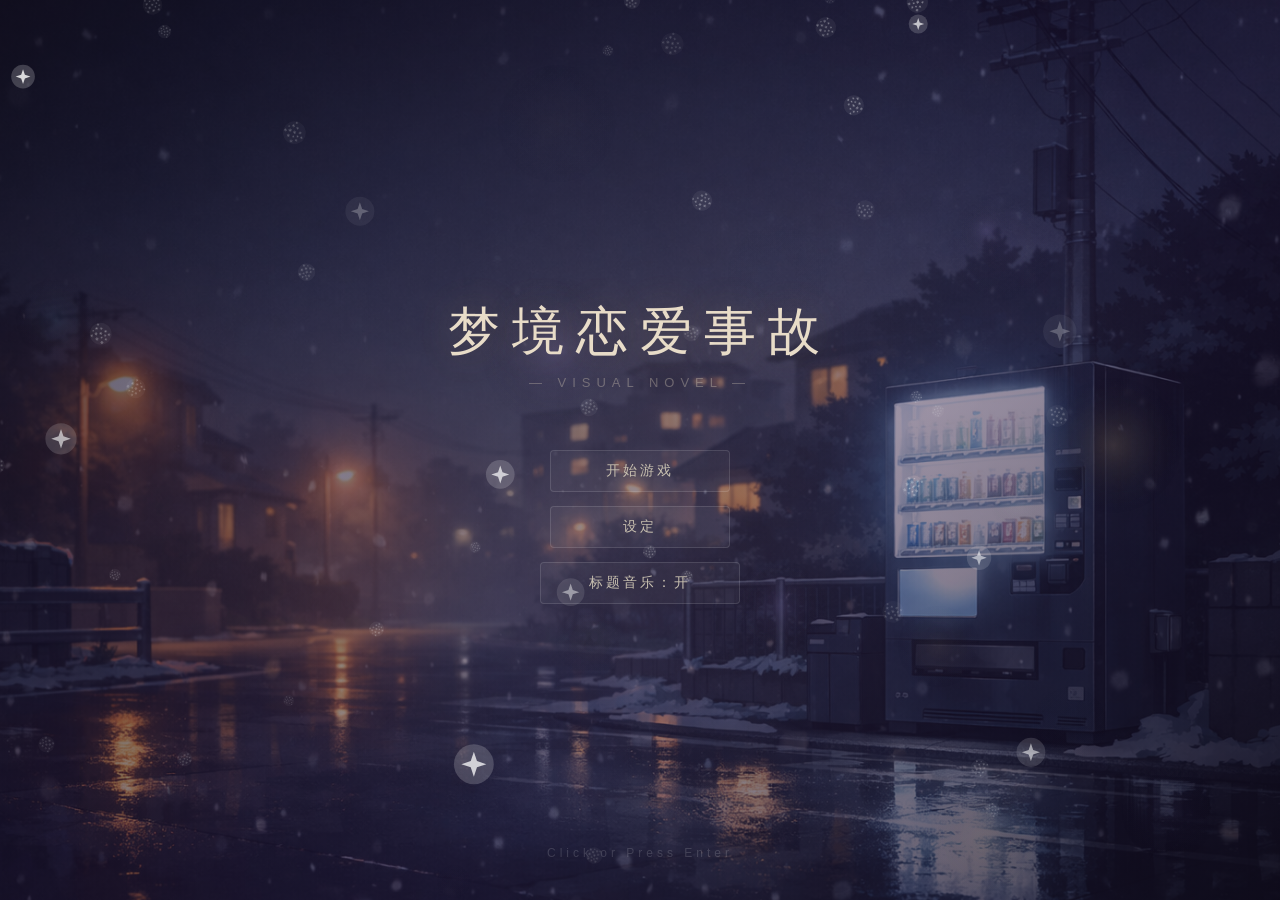
<file: index.html>
<!DOCTYPE html>
<html lang="zh-CN">
<head>
  <meta charset="UTF-8">
  <meta name="viewport" content="width=device-width, initial-scale=1.0">
  <title>Galgame</title>
  <link rel="stylesheet" href="css/style.css">
</head>
<body>
  <div id="game-container">
    <!-- 标题界面（独立页面，方便你单独设计） -->
    <div id="title-screen">
      <div id="title-bg"></div>
      <div id="title-content">
        <h1 id="title-name"></h1>
        <p id="title-subtitle">— VISUAL NOVEL —</p>
        <div id="title-menu">
        <button class="title-btn is-hidden" id="btn-continue">继续游戏</button>
          <button class="title-btn" id="btn-start">开始游戏</button>
          <button class="title-btn" id="btn-settings-title">设定</button>
          <button class="title-btn" id="btn-title-music">标题音乐：开</button>
        </div>
      </div>
      <div id="title-footer">Click or Press Enter</div>
    </div>

    <!-- 设置面板（标题页也可调音量/速度，存到本地，进游戏沿用） -->
    <div id="settings-panel" class="overlay hidden">
      <div id="settings-box">
        <h2>设定</h2>
        <div class="setting-row">
          <label>BGM 音量</label>
          <input type="range" id="vol-bgm" min="0" max="100" value="40">
          <span class="vol-val" id="vol-bgm-val">40</span>
        </div>
        <div class="setting-row">
          <label>音效音量</label>
          <input type="range" id="vol-se" min="0" max="100" value="60">
          <span class="vol-val" id="vol-se-val">60</span>
        </div>
        <div class="setting-row">
          <label>语音音量</label>
          <input type="range" id="vol-voice" min="0" max="100" value="80">
          <span class="vol-val" id="vol-voice-val">80</span>
        </div>
        <div class="setting-row">
          <label>文字速度</label>
          <input type="range" id="text-speed" min="10" max="80" value="35">
          <span class="vol-val" id="text-speed-val">35</span>
        </div>
        <div class="setting-row">
          <label>自动等待(秒)</label>
          <input type="range" id="auto-wait" min="1" max="6" value="2" step="0.5">
          <span class="vol-val" id="auto-wait-val">2.0</span>
        </div>
        <button class="title-btn" id="btn-settings-close">关闭</button>
      </div>
    </div>
  </div>

  <!-- 章节系统 -->
  <script src="scripts/chapterLoader.js"></script>
  
  <!-- 加载第一章：元信息、资源、独立场景与章节入口 -->
  <script src="chapters/chapter1_parts/meta.js"></script>
  <script src="chapters/chapter1_parts/resources.js"></script>
  <script src="chapters/chapter1/scenes/scene_ch1_classroom.js"></script>
  <script src="chapters/chapter1/scenes/scene_ch1_classroom_2.js"></script>
  <script src="chapters/chapter1/scenes/scene_ch1_classroom_choice1.js"></script>
  <script src="chapters/chapter1/scenes/scene_ch1_classroom_choice2.js"></script>
  <script src="chapters/chapter1/scenes/scene_ch1_home.js"></script>
  <script src="chapters/chapter1/scenes/scene_ch1_dream_start.js"></script>
  <script src="chapters/chapter1/scenes/scene_ch1_dream_princess.js"></script>
  <script src="chapters/chapter1/scenes/scene_ch1_dream_princess_2.js"></script>
  <script src="chapters/chapter1/scenes/scene_ch1_dream_accept.js"></script>
  <script src="chapters/chapter1/scenes/scene_ch1_dream_hesitate.js"></script>
  <script src="chapters/chapter1/scenes/scene_ch1_dream_battle.js"></script>
  <script src="chapters/chapter1/scenes/scene_ch1_battle_tank.js"></script>
  <script src="chapters/chapter1/scenes/scene_ch1_battle_dodge.js"></script>
  <script src="chapters/chapter1/scenes/scene_ch1_battle_continue.js"></script>
  <script src="chapters/chapter1/scenes/scene_ch1_battle_win.js"></script>
  <script src="chapters/chapter1/scenes/scene_ch1_battle_fumble.js"></script>
  <script src="chapters/chapter1/scenes/scene_ch1_after_battle.js"></script>
  <script src="chapters/chapter1/scenes/scene_ch1_promise.js"></script>
  <script src="chapters/chapter1/scenes/scene_ch1_hesitate2.js"></script>
  <script src="chapters/chapter1/scenes/scene_ch1_morning.js"></script>
  <script src="chapters/chapter1/scenes/scene_ch1_school_again.js"></script>
  <script src="chapters/chapter1/scenes/scene_ch1_school_again_2.js"></script>
  <script src="chapters/chapter1/scenes/scene_ch1_excuse.js"></script>
  <script src="chapters/chapter1/scenes/scene_ch1_ask_dream.js"></script>
  <script src="chapters/chapter1/scenes/sceneOrder.js"></script>
  <script src="chapters/chapter1/index.js"></script>
  <!-- 添加新章节时，按章节目录入口引入： -->
  <!-- <script src="chapters/chapter2/index.js"></script> -->
  
  <!-- 合并章节数据供游戏系统使用 -->
  <script>
    // 从章节加载器获取合并后的剧本数据
    var SCRIPT_DATA = chapterLoader.getMergedScriptData();
    console.log('[index] Loaded chapters:', chapterLoader.getAvailableChapters());
  </script>
  
  <script src="engine/audio/audio-generator.js"></script>
  <script src="engine/core/utils.js"></script>
  <script src="engine/core/scriptLoader.js"></script>
  <script src="engine/audio/title_music.js"></script>
  <script src="engine/title/title.js"></script>
</body>
</html>
</file>
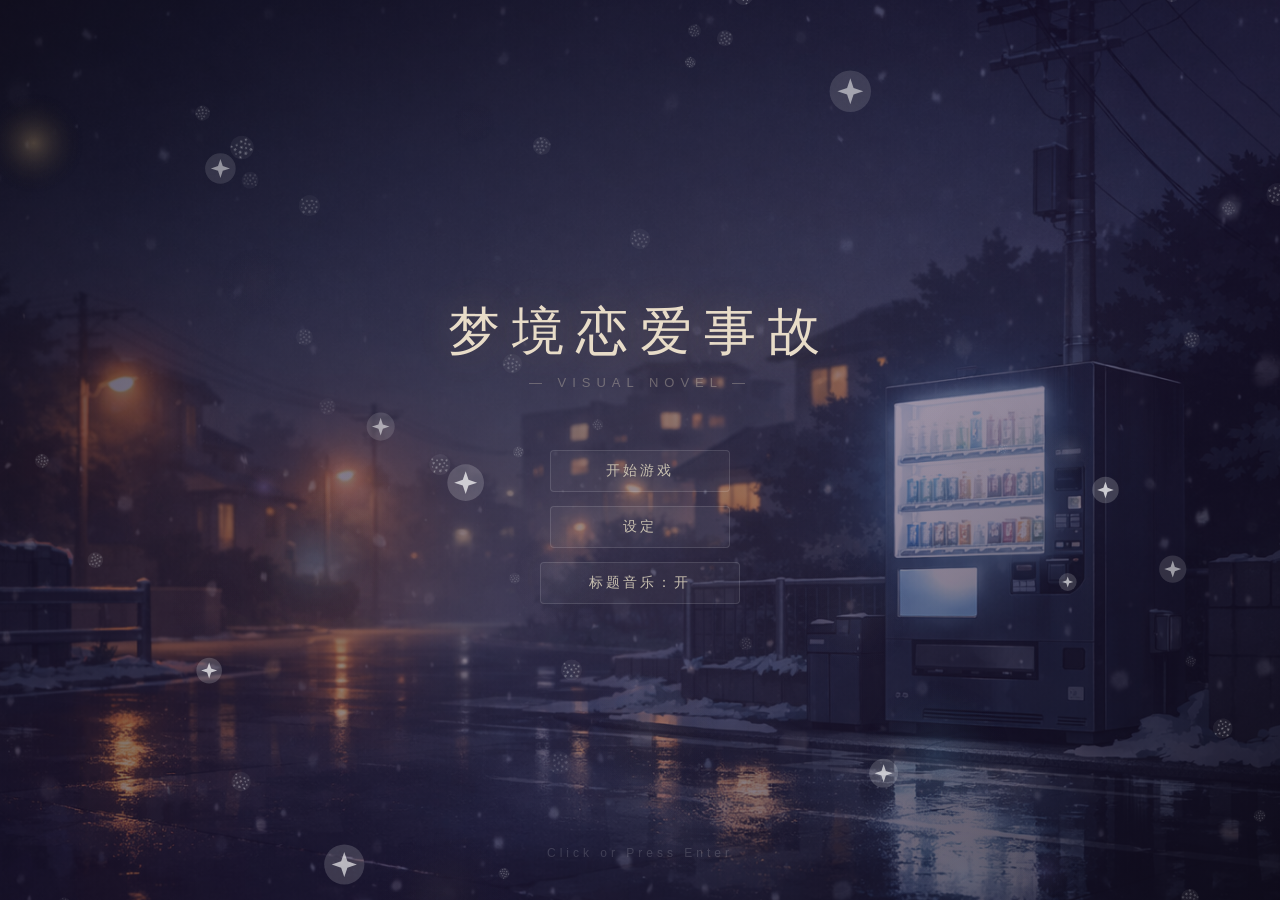
<file: game_project/index.html>
<!DOCTYPE html>
<html lang="zh-CN">
<head>
  <meta charset="UTF-8">
  <meta name="viewport" content="width=device-width, initial-scale=1.0">
  <title>Galgame</title>
  <link rel="stylesheet" href="css/style.css">
</head>
<body>
  <div id="game-container">
    <!-- 标题界面（独立页面，方便你单独设计） -->
    <div id="title-screen">
      <div id="title-bg"></div>
      <div id="title-content">
        <h1 id="title-name"></h1>
        <p id="title-subtitle">— VISUAL NOVEL —</p>
        <div id="title-menu">
        <button class="title-btn is-hidden" id="btn-continue">继续游戏</button>
          <button class="title-btn" id="btn-start">开始游戏</button>
          <button class="title-btn" id="btn-settings-title">设定</button>
          <button class="title-btn" id="btn-title-music">标题音乐：开</button>
        </div>
      </div>
      <div id="title-footer">Click or Press Enter</div>
    </div>

    <!-- 设置面板（标题页也可调音量/速度，存到本地，进游戏沿用） -->
    <div id="settings-panel" class="overlay hidden">
      <div id="settings-box">
        <h2>设定</h2>
        <div class="setting-row">
          <label>BGM 音量</label>
          <input type="range" id="vol-bgm" min="0" max="100" value="40">
          <span class="vol-val" id="vol-bgm-val">40</span>
        </div>
        <div class="setting-row">
          <label>音效音量</label>
          <input type="range" id="vol-se" min="0" max="100" value="60">
          <span class="vol-val" id="vol-se-val">60</span>
        </div>
        <div class="setting-row">
          <label>语音音量</label>
          <input type="range" id="vol-voice" min="0" max="100" value="80">
          <span class="vol-val" id="vol-voice-val">80</span>
        </div>
        <div class="setting-row">
          <label>文字速度</label>
          <input type="range" id="text-speed" min="10" max="80" value="35">
          <span class="vol-val" id="text-speed-val">35</span>
        </div>
        <div class="setting-row">
          <label>自动等待(秒)</label>
          <input type="range" id="auto-wait" min="1" max="6" value="2" step="0.5">
          <span class="vol-val" id="auto-wait-val">2.0</span>
        </div>
        <button class="title-btn" id="btn-settings-close">关闭</button>
      </div>
    </div>
  </div>

  <!-- 章节系统 -->
  <script src="scripts/chapterLoader.js"></script>
  
  <!-- 加载各章节剧本 -->
  <script src="chapters/chapter1.js"></script>
  <!-- 添加新章节时,在这里引入: -->
  <!-- <script src="chapters/chapter2.js"></script> -->
  
  <!-- 合并章节数据供游戏系统使用 -->
  <script>
    // 从章节加载器获取合并后的剧本数据
    var SCRIPT_DATA = chapterLoader.getMergedScriptData();
    console.log('[index] Loaded chapters:', chapterLoader.getAvailableChapters());
  </script>
  
  <script src="js/audio-generator.js"></script>
  <script src="engine/core/utils.js"></script>
  <script src="engine/core/scriptLoader.js"></script>
  <script src="engine/audio/title_music.js"></script>
  <script src="js/title.js"></script>
</body>
</html>
</file>
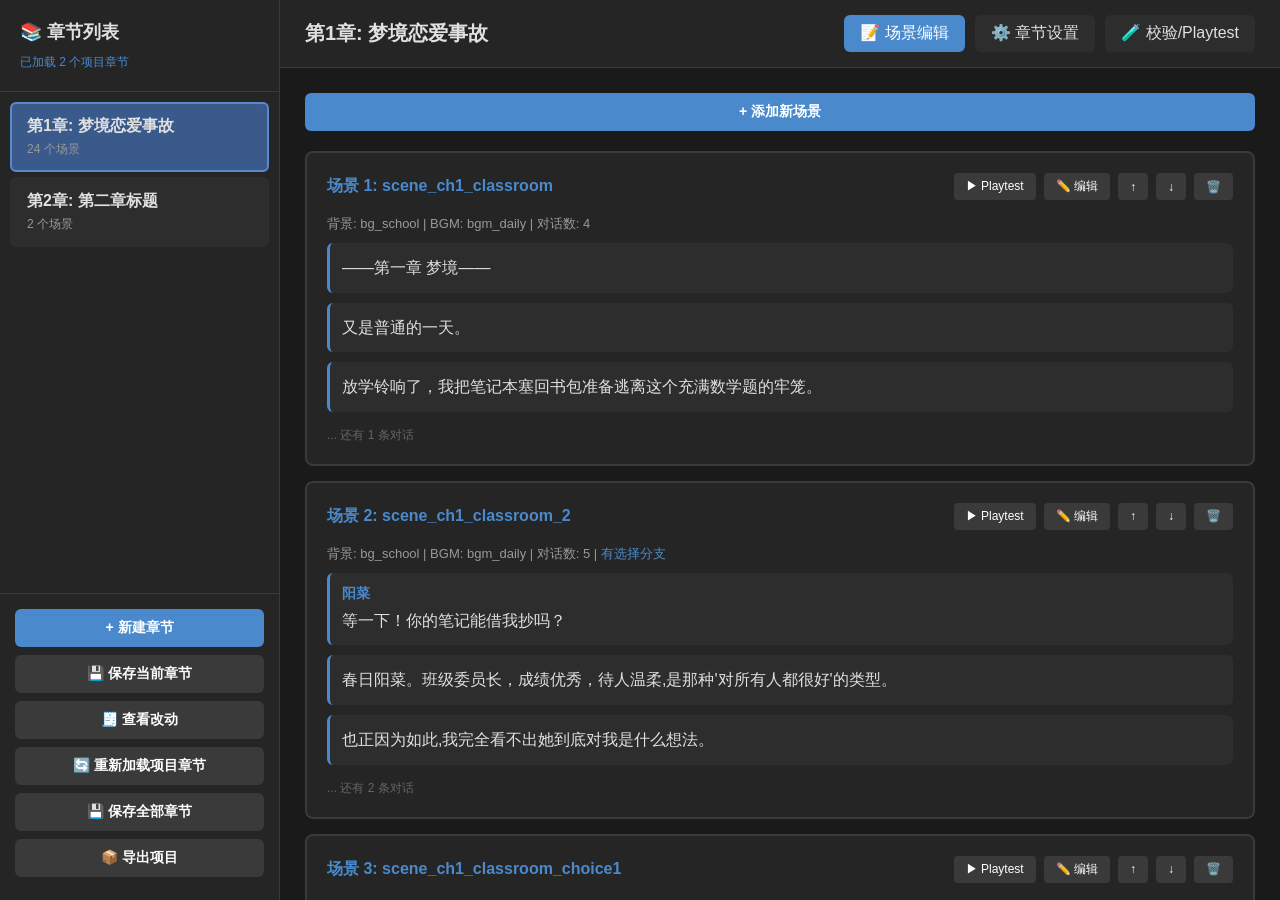
<file: editor.html>
<!DOCTYPE html>
<html lang="zh-CN">
<head>
  <meta charset="UTF-8">
  <meta name="viewport" content="width=device-width, initial-scale=1.0">
  <title>剧本编辑器 - Script Editor</title>
  <link rel="stylesheet" href="styles/editor.css">
</head>
<body>
  <div class="editor-container">
    <!-- 左侧边栏 -->
    <div class="sidebar">
      <div class="sidebar-header">
        <h2>📚 章节列表</h2>
        <div id="loadStatus" style="font-size: 12px; color: #999; margin-top: 5px;">加载中...</div>
      </div>
      
      <div class="chapter-list" id="chapterList">
        <!-- 章节列表动态生成 -->
      </div>
      
      <div class="sidebar-actions">
        <button class="btn" onclick="createNewChapter()">+ 新建章节</button>
        <button class="btn btn-secondary" onclick="saveCurrentChapter()">💾 保存当前章节</button>
        <button class="btn btn-secondary" onclick="openDiffModal()">🧾 查看改动</button>
        <button class="btn btn-secondary" id="restoreDraftBtn" onclick="restoreLocalDrafts()" style="display:none">↩ 恢复本地草稿</button>
        <button class="btn btn-secondary" id="clearDraftBtn" onclick="clearLocalDrafts()" style="display:none">🧹 清空本地草稿</button>
        <button class="btn btn-secondary" onclick="reloadFromProject()">🔄 重新加载项目章节</button>
        <button class="btn btn-secondary" onclick="saveAllChapters()">💾 保存全部章节</button>
        <button class="btn btn-secondary" onclick="exportProject()">📦 导出项目</button>
      </div>
    </div>

    <!-- 主编辑区 -->
    <div class="main-editor">
      <div class="editor-header">
        <div class="editor-title">
          <h1 id="currentChapterTitle">选择一个章节开始编辑</h1>
        </div>
        <div class="editor-tabs">
          <div class="tab active" onclick="switchTab('scenes')">📝 场景编辑</div>
          <div class="tab" onclick="switchTab('settings')">⚙️ 章节设置</div>
          <div class="tab" onclick="switchTab('qa')">🧪 校验/Playtest</div>
        </div>
      </div>

      <div class="editor-content">
        <!-- 场景编辑 -->
        <div id="tab-scenes" class="tab-content">
          <div class="empty-state" id="emptyState">
            <div class="empty-state-icon">📖</div>
            <div class="empty-state-text">还没有选择章节</div>
            <div class="empty-state-hint">从左侧选择一个章节开始编辑</div>
          </div>
          <div id="sceneEditor" style="display: none;">
            <button class="btn" onclick="addNewScene()" style="margin-bottom: 20px;">+ 添加新场景</button>
            <div class="scene-list" id="sceneList">
              <!-- 场景列表动态生成 -->
            </div>
          </div>
        </div>


        <!-- 章节设置 -->
        <div id="tab-settings" class="tab-content" style="display: none;">
          <div class="form-group">
            <label class="form-label">章节号</label>
            <input type="number" class="form-input" id="chapterNumber" placeholder="1">
          </div>
          <div class="form-group">
            <label class="form-label">章节标题</label>
            <input type="text" class="form-input" id="chapterTitle" placeholder="第一章 章节名">
          </div>
          <div class="form-group">
            <label class="form-label">作者</label>
            <input type="text" class="form-input" id="chapterAuthor" placeholder="夜真">
          </div>

          <div class="form-group">
            <label class="form-label">游戏标题（meta.gameTitle）</label>
            <input type="text" class="form-input" id="chapterGameTitle" placeholder="winter_whispers_game / 梦境恋爱事故">
          </div>
          <div class="form-group">
            <label class="form-label">版本号（meta.version）</label>
            <input type="text" class="form-input" id="chapterVersion" placeholder="1.0.0">
          </div>

          <div class="form-group">
            <label class="form-label">说话人映射（meta.speakerMap）</label>
            <div class="speaker-map-box">
              <div class="speaker-map-hint">
                用来把对白里的“显示名”（例如：夜/阳菜/???）映射到舞台角色 key（例如：sora/hina/princess/homework_slime）。<br>
                这样编辑器的舞台推导、说话人高亮、默认站位才能和游戏一致。
              </div>

              <datalist id="speakerKeyList">
                <option value="hina"></option>
                <option value="sora"></option>
                <option value="princess"></option>
                <option value="homework_slime"></option>
              </datalist>

              <div id="speakerMapRows" class="speaker-map-rows">
                <!-- rows -->
              </div>

              <div class="speaker-map-actions">
                <button class="btn btn-secondary btn-inline" onclick="addSpeakerMapRow()">+ 添加映射</button>
                <button class="btn btn-secondary btn-inline" onclick="fillCommonSpeakerMap()">✨ 常用一键填充</button>
                <button class="btn btn-danger btn-inline" onclick="clearSpeakerMap()">🧹 清空</button>
              </div>

              <div class="speaker-map-hint">
                例：显示名“夜” → key “sora”；显示名“阳菜” → key “hina”；“???” → “princess”。<br>
                key 不一定只能用上面的几个，但建议与你剧本里的角色 key 保持一致。
              </div>
            </div>
          </div>

          <button class="btn" onclick="saveChapterSettings()">保存设置</button>
</div>

        <!-- 校验 / Playtest -->
        <div id="tab-qa" class="tab-content" style="display: none;">
          <div class="qa-panel">
            <div class="section-title">🔎 QA-01 资源校验（引用 / 缺失 / 未使用 / 文件可加载性）</div>
            <div class="qa-row">
              <label><input type="radio" name="qaScope" value="current" checked> 当前章节</label>
              <label><input type="radio" name="qaScope" value="all"> 全部已加载章节</label>
              <label><input type="checkbox" id="qaIncludeGlobal" checked> 包含全局资源表（默认注入/导入）</label>
              <label><input type="checkbox" id="qaCheckFiles" checked> 尝试检测文件是否可加载（图片/音频）</label>
            </div>
            <div class="qa-actions">
              <button class="btn btn-secondary btn-inline" onclick="runResourceAudit()">开始扫描</button>
              <button class="btn btn-secondary btn-inline" onclick="downloadLastAuditReport()">下载报告</button>
              <button class="btn btn-danger btn-inline" onclick="clearAuditReport()">清空</button>
            </div>
            <div id="qaAuditStatus" style="color:#999; font-size:12px; margin-top:6px;">等待扫描…</div>
            <div id="qaAuditReport" class="qa-report">这里会显示扫描结果。你的人生也是。</div>
          </div>

          <div class="qa-panel">
            <div class="section-title">🎮 QA-02 行级 Playtest（从编辑器直接跳到 game.html 某一句）</div>
            <div style="color:#bbb; font-size:13px; line-height:1.6;">
              现在在「场景编辑 Step-4」每条对白卡片右上角，会多一个 <span class="qa-pill">Playtest</span> 按钮。点一下就会打开 <code>game.html</code> 并定位到该句（scene + line）。<br>
              另外，在章节场景列表的每个场景卡片右上角也会多一个 <span class="qa-pill">Playtest</span>，用于从该场景第1句开始跑。
            </div>
            <div class="qa-actions">
              <button class="btn btn-secondary btn-inline" onclick="openGamePlaytest()">打开游戏页（从第一场景）</button>
              <button class="btn btn-secondary btn-inline" onclick="openCurrentChapterFirstScenePlaytest()">打开当前章节第1场景</button>
            </div>
          </div>
        </div>
      </div>
    </div>
  </div>

  <!-- 场景编辑模态框（由 editor.js 动态生成内容） -->
  <div class="modal" id="sceneModal">
    <div class="modal-content">
      <div id="sceneForm" class="scene-form-root">
        <!-- 动态生成表单 -->
      </div>
    </div>
  </div>

  <!-- 改动对比模态框 -->
  <div class="modal" id="diffModal">
    <div class="modal-content">
      <div class="modal-header">
        <h3 id="diffTitle">🧾 当前章节改动</h3>
        <div id="diffSummary" class="diff-summary"></div>
      </div>
      <div class="modal-body">
        <div class="diff-body">
          <pre id="diffText" class="diff-pre">（暂无）</pre>
        </div>
      </div>
      <div class="modal-actions">
        <button class="btn btn-secondary btn-inline" onclick="copyDiffToClipboard()">复制</button>
        <button class="btn btn-secondary btn-inline" onclick="downloadDiffReport()">下载</button>
        <button class="btn btn-inline" onclick="closeDiffModal()">关闭</button>
      </div>
    </div>
  </div>

  <script src="scripts/chapterLoader.js"></script>
  
  <!-- 加载现有章节 -->
  <script src="chapters/chapter1_parts/meta.js"></script>
  <script src="chapters/chapter1_parts/resources.js"></script>
  <script src="chapters/chapter1_parts/scenes_01.js"></script>
  <script src="chapters/chapter1_parts/scenes_02.js"></script>
  <script src="chapters/chapter1_parts/scenes_03.js"></script>
  <script src="chapters/chapter1.js"></script>
  <script src="chapters/chapter2.js"></script>
  <!-- 如果有更多章节，在这里添加 -->
  
  <script src="editor/editor.js"></script>
</body>
</html>
</file>
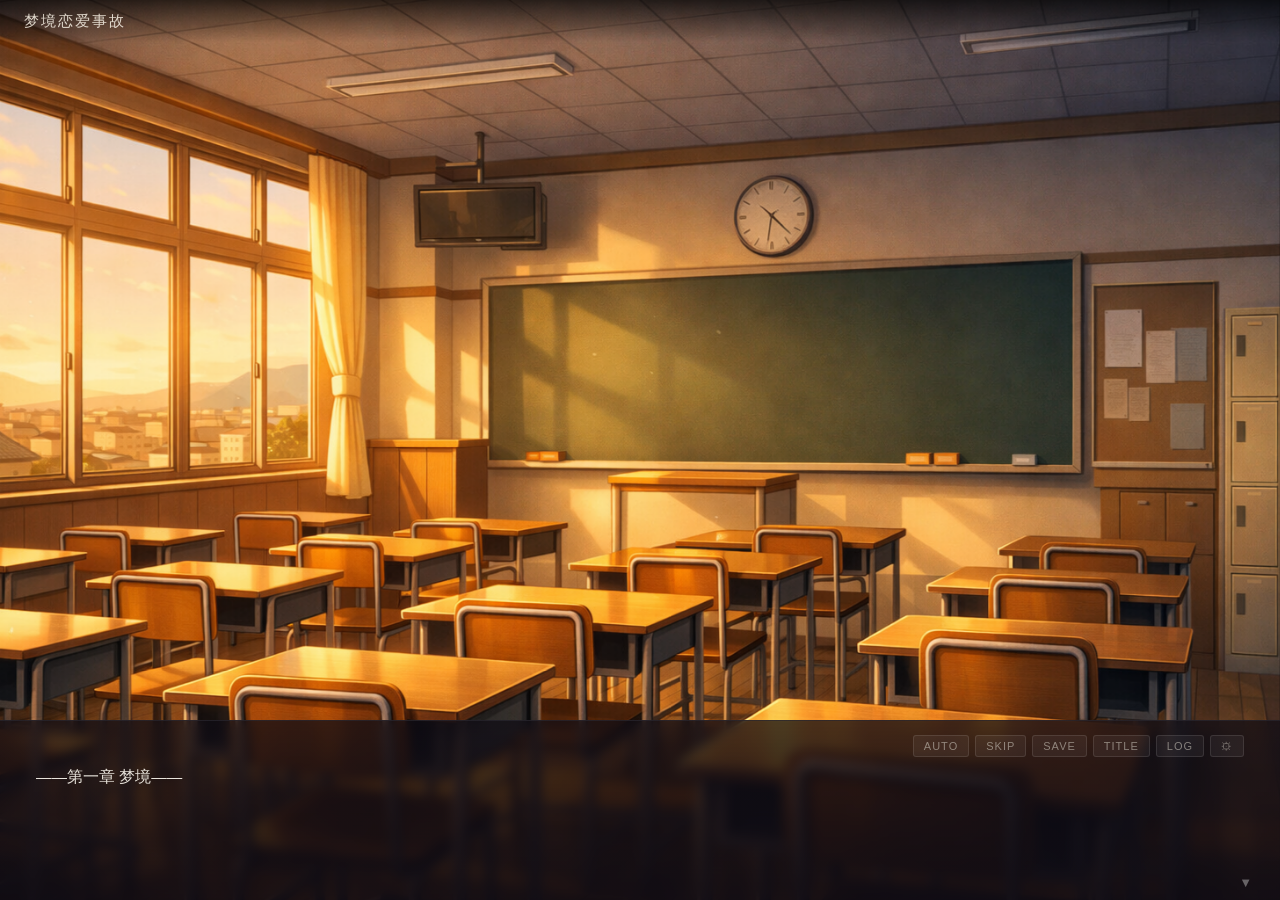
<file: game.html>
<!DOCTYPE html>
<html lang="zh-CN">
<head>
  <meta charset="UTF-8">
  <meta name="viewport" content="width=device-width, initial-scale=1.0">
  <title>Galgame</title>
  <link rel="stylesheet" href="css/style.css">
</head>
<body>
  <div id="game-container">
    <!-- 游戏主界面 -->
    <header id="title-bar"></header>

    <div id="scene-layer">
      <div id="background-layer"></div>
      <div id="background-layer2"></div>
      <div id="character-layer"></div>
    </div>

    <div id="dialog-box">
      <div id="dialog-header">
        <div id="dialog-name"></div>
        <div id="control-bar">
          <button class="ctrl-btn" id="btn-auto" title="自动播放">AUTO</button>
          <button class="ctrl-btn" id="btn-skip" title="快进">SKIP</button>
          <button class="ctrl-btn" id="btn-save" title="快速存档">SAVE</button>
          <button class="ctrl-btn" id="btn-title" title="返回标题">TITLE</button>
          <button class="ctrl-btn" id="btn-log" title="对话记录">LOG</button>
          <button class="ctrl-btn" id="btn-settings" title="设定">⚙</button>
        </div>
      </div>
      <div id="dialog-text"></div>
      <div id="choice-container"></div>
      <div id="click-hint">▼</div>
    </div>

    <!-- 设置面板 -->
    <div id="settings-panel" class="overlay hidden">
      <div id="settings-box">
        <h2>设定</h2>
        <div class="setting-row">
          <label>BGM 音量</label>
          <input type="range" id="vol-bgm" min="0" max="100" value="40">
          <span class="vol-val" id="vol-bgm-val">40</span>
        </div>
        <div class="setting-row">
          <label>音效音量</label>
          <input type="range" id="vol-se" min="0" max="100" value="60">
          <span class="vol-val" id="vol-se-val">60</span>
        </div>
        <div class="setting-row">
          <label>语音音量</label>
          <input type="range" id="vol-voice" min="0" max="100" value="80">
          <span class="vol-val" id="vol-voice-val">80</span>
        </div>
        <div class="setting-row">
          <label>文字速度</label>
          <input type="range" id="text-speed" min="10" max="80" value="35">
          <span class="vol-val" id="text-speed-val">35</span>
        </div>
        <div class="setting-row">
          <label>自动等待(秒)</label>
          <input type="range" id="auto-wait" min="1" max="6" value="2" step="0.5">
          <span class="vol-val" id="auto-wait-val">2.0</span>
        </div>
        <div class="panel-actions">
          <button class="title-btn" id="btn-save-quick">快速存档</button>
          <button class="title-btn" id="btn-load-quick">读档</button>
          <button class="title-btn" id="btn-back-title">返回标题</button>
          <button class="title-btn" id="btn-settings-close">关闭</button>
        </div>
      </div>
    </div>

    <!-- 对话记录面板 -->
    <div id="log-panel" class="overlay hidden">
      <div id="log-box">
        <h2>对话记录</h2>
        <div id="log-content"></div>
        <button class="title-btn" id="btn-log-close">关闭</button>
      </div>
    </div>

    <!-- 加载界面 -->
    <div id="loading-screen">
      <div id="loading-text">Loading...</div>
      <div id="loading-bar"><div id="loading-progress"></div></div>
    </div>
  </div>

  <!-- 章节系统 -->
  <script src="scripts/chapterLoader.js"></script>
  
  <!-- 加载第一章：元信息、资源、独立场景与章节入口 -->
  <script src="chapters/chapter1_parts/meta.js"></script>
  <script src="chapters/chapter1_parts/resources.js"></script>
  <script src="chapters/chapter1/scenes/scene_ch1_classroom.js"></script>
  <script src="chapters/chapter1/scenes/scene_ch1_classroom_2.js"></script>
  <script src="chapters/chapter1/scenes/scene_ch1_classroom_choice1.js"></script>
  <script src="chapters/chapter1/scenes/scene_ch1_classroom_choice2.js"></script>
  <script src="chapters/chapter1/scenes/scene_ch1_home.js"></script>
  <script src="chapters/chapter1/scenes/scene_ch1_dream_start.js"></script>
  <script src="chapters/chapter1/scenes/scene_ch1_dream_princess.js"></script>
  <script src="chapters/chapter1/scenes/scene_ch1_dream_princess_2.js"></script>
  <script src="chapters/chapter1/scenes/scene_ch1_dream_accept.js"></script>
  <script src="chapters/chapter1/scenes/scene_ch1_dream_hesitate.js"></script>
  <script src="chapters/chapter1/scenes/scene_ch1_dream_battle.js"></script>
  <script src="chapters/chapter1/scenes/scene_ch1_battle_tank.js"></script>
  <script src="chapters/chapter1/scenes/scene_ch1_battle_dodge.js"></script>
  <script src="chapters/chapter1/scenes/scene_ch1_battle_continue.js"></script>
  <script src="chapters/chapter1/scenes/scene_ch1_battle_win.js"></script>
  <script src="chapters/chapter1/scenes/scene_ch1_battle_fumble.js"></script>
  <script src="chapters/chapter1/scenes/scene_ch1_after_battle.js"></script>
  <script src="chapters/chapter1/scenes/scene_ch1_promise.js"></script>
  <script src="chapters/chapter1/scenes/scene_ch1_hesitate2.js"></script>
  <script src="chapters/chapter1/scenes/scene_ch1_morning.js"></script>
  <script src="chapters/chapter1/scenes/scene_ch1_school_again.js"></script>
  <script src="chapters/chapter1/scenes/scene_ch1_school_again_2.js"></script>
  <script src="chapters/chapter1/scenes/scene_ch1_excuse.js"></script>
  <script src="chapters/chapter1/scenes/scene_ch1_ask_dream.js"></script>
  <script src="chapters/chapter1/scenes/sceneOrder.js"></script>
  <script src="chapters/chapter1/index.js"></script>
  <!-- 添加新章节时，按章节目录入口引入： -->
  <!-- <script src="chapters/chapter2/index.js"></script> -->
  <!-- <script src="chapters/chapter3/index.js"></script> -->
  
  <!-- 合并章节数据供游戏系统使用 -->
  <script>
    // 从章节加载器获取合并后的剧本数据
    var SCRIPT_DATA = chapterLoader.getMergedScriptData();
    console.log('Loaded chapters:', chapterLoader.getAvailableChapters());
  </script>
  
  <!-- 游戏核心系统 -->
  <script src="engine/audio/audio-generator.js"></script>
  <script src="engine/core/utils.js"></script>
  <script src="engine/core/scriptLoader.js"></script>
  <script src="engine/resource/resourceLoader.js"></script>
  <script src="engine/effects/particleSystem.js"></script>
  <script src="engine/render/items.js"></script>

  <!-- 特效系统：core + 独立特效文件 -->
  <script src="engine/effects/effectsCore.js"></script>
  <script src="engine/effects/effect-shake.js"></script>
  <script src="engine/effects/effect-flash.js"></script>
  <script src="engine/effects/effect-particles.js"></script>
  <script src="engine/effects/effect-spell.js"></script>
  <script src="engine/effects/effect-beam.js"></script>
  <script src="engine/effects/effect-hit.js"></script>
  <script src="engine/effects/effect-paperVanish.js"></script>
  <script src="engine/effects/effect-puff.js"></script>
  <script src="engine/effects/effect-sleep.js"></script>
  <script src="engine/effects/effect-wake.js"></script>
  <script src="engine/effects/effect-eyeClose.js"></script>
  <script src="engine/effects/effect-eyeOpen.js"></script>
  <script src="engine/effects/effect-ripple.js"></script>
  <script src="engine/effects/effect-transition.js"></script>
  <script src="engine/effects/effect-textShake.js"></script>
  <script src="engine/effects/effect-dialogShake.js"></script>
  <script src="engine/effects/effect-choiceGlow.js"></script>

  <script src="engine/animation/characterAnimations.js"></script>
  <script src="engine/render/itemDisplay.js"></script>
  <script src="engine/scene/sceneManager.js"></script>
  <script src="engine/scene/choiceManager.js"></script>
  <script src="engine/core/main.js"></script>
</body>
</html>
</file>
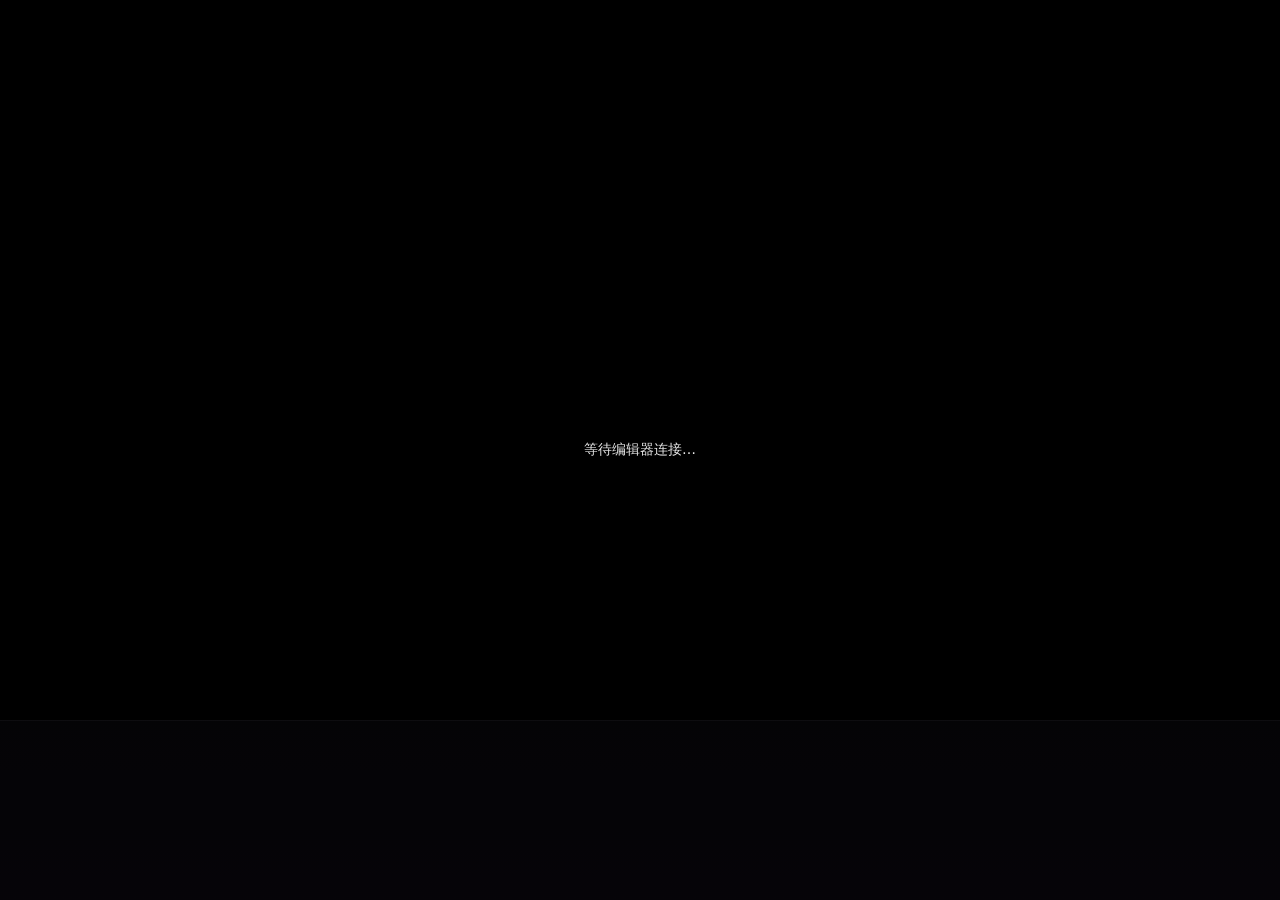
<file: preview.html>
<!DOCTYPE html>
<html lang="zh-CN">
<head>
  <meta charset="UTF-8" />
  <meta name="viewport" content="width=device-width, initial-scale=1.0" />
  <title>Editor Preview</title>
  <link rel="stylesheet" href="css/style.css" />
  <style>
    html, body { margin: 0; padding: 0; height: 100%; background: #000; overflow: hidden; }
    #game-container { width: 100%; height: 100%; }
    /* 预览模式：去掉一些没必要的按钮和提示 */
    #menu-buttons, #click-hint, #title-bar { display: none !important; }
    #dialog-box { opacity: 0.95; }
    #preview-overlay {
      position: fixed;
      inset: 0;
      display: flex;
      align-items: center;
      justify-content: center;
      background: rgba(0,0,0,0.55);
      z-index: 9999;
      color: #e6e6e6;
      font-family: system-ui, -apple-system, Segoe UI, Roboto, Helvetica, Arial, "PingFang SC", "Microsoft YaHei", sans-serif;
      font-size: 14px;
      text-align: center;
      padding: 16px;
    }
    #preview-overlay.hidden { display: none; }
  </style>
</head>
<body>
  <div id="game-container">
    <div id="scene-layer">
      <div id="background-layer"><img id="background-image" alt="" /></div>
      <div id="character-layer"></div>
    </div>
    <div id="ui-layer">
      <div id="dialog-box">
        <div id="dialog-name"></div>
        <div id="dialog-content"><p id="dialog-text"></p></div>
      </div>
      <div id="choice-container"></div>
    </div>
  </div>

  <div id="preview-overlay">
    等待编辑器连接…
  </div>

  <!-- 核心引擎脚本（不加载 main.js，避免自动进游戏） -->
  <script src="engine/audio/audio-generator.js"></script>
  <script src="engine/core/utils.js"></script>
  <script src="engine/core/scriptLoader.js"></script>
  <script src="engine/resource/resourceLoader.js"></script>
  <script src="engine/effects/particleSystem.js"></script>
  <script src="engine/render/items.js"></script>
  <script src="engine/render/itemDisplay.js"></script>

  <!-- 特效系统：core + 独立特效文件 -->
  <script src="engine/effects/effectsCore.js"></script>
  <script src="engine/effects/effect-shake.js"></script>
  <script src="engine/effects/effect-flash.js"></script>
  <script src="engine/effects/effect-particles.js"></script>
  <script src="engine/effects/effect-spell.js"></script>
  <script src="engine/effects/effect-beam.js"></script>
  <script src="engine/effects/effect-hit.js"></script>
  <script src="engine/effects/effect-paperVanish.js"></script>
  <script src="engine/effects/effect-puff.js"></script>
  <script src="engine/effects/effect-sleep.js"></script>
  <script src="engine/effects/effect-wake.js"></script>
  <script src="engine/effects/effect-eyeClose.js"></script>
  <script src="engine/effects/effect-eyeOpen.js"></script>
  <script src="engine/effects/effect-ripple.js"></script>
  <script src="engine/effects/effect-transition.js"></script>
  <script src="engine/effects/effect-textShake.js"></script>
  <script src="engine/effects/effect-dialogShake.js"></script>
  <script src="engine/effects/effect-choiceGlow.js"></script>

  <script src="engine/animation/characterAnimations.js"></script>
  <script src="engine/scene/sceneManager.js"></script>

  <!-- 预览桥接：接收编辑器消息并调用 GG.previewSceneAt -->
  <script src="engine/preview/previewBridge.js"></script>
</body>
</html>
</file>
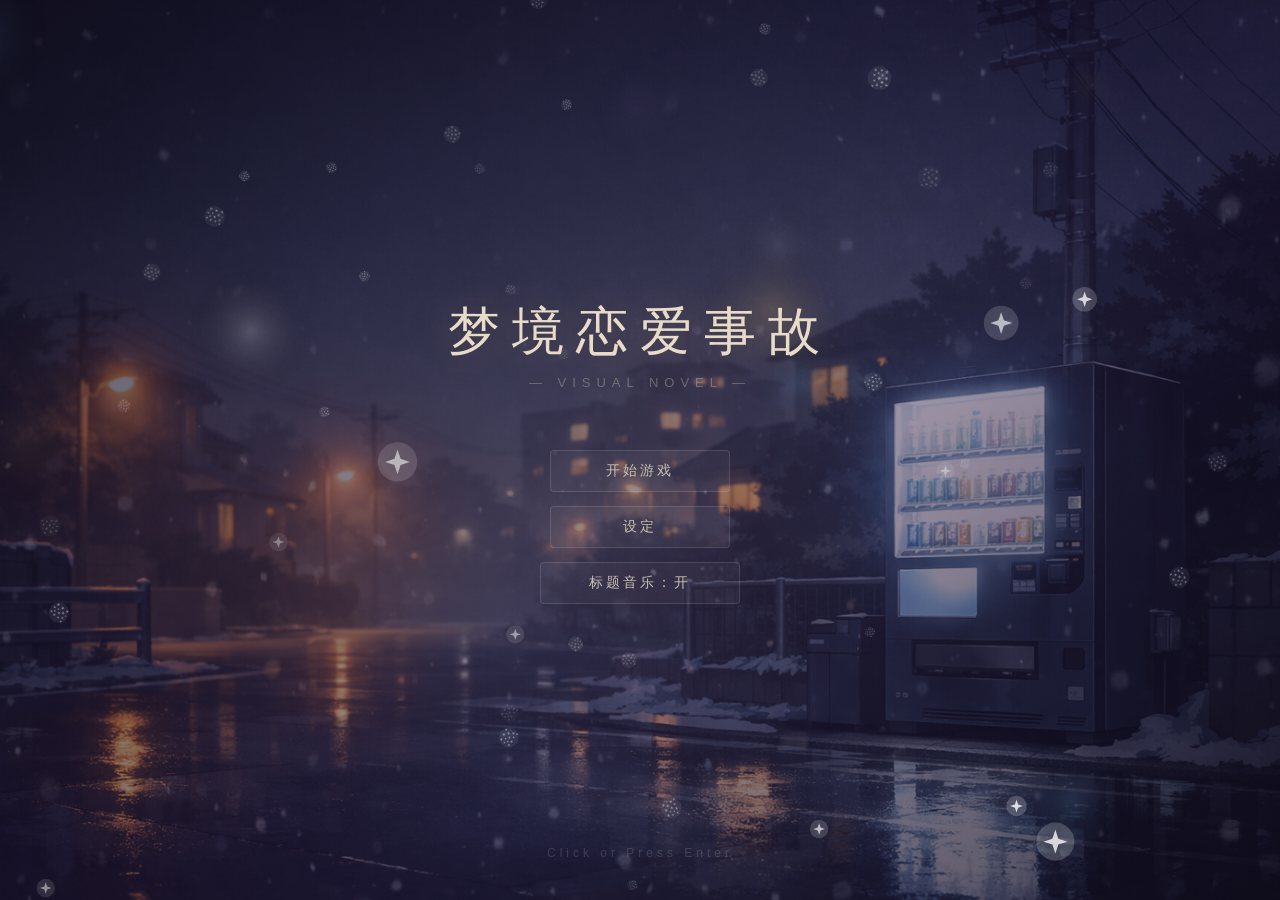
<file: title.html>
<!DOCTYPE html>
<html lang="zh-CN">
<head>
  <meta charset="UTF-8">
  <meta name="viewport" content="width=device-width, initial-scale=1.0">
  <title>Galgame</title>
  <link rel="stylesheet" href="css/style.css">
</head>
<body>
  <div id="game-container">
    <!-- 标题界面（独立页面，方便你单独设计） -->
    <div id="title-screen">
      <div id="title-bg"></div>
      <div id="title-content">
        <h1 id="title-name"></h1>
        <p id="title-subtitle">— VISUAL NOVEL —</p>
        <div id="title-menu">
        <button class="title-btn is-hidden" id="btn-continue">继续游戏</button>
          <button class="title-btn" id="btn-start">开始游戏</button>
          <button class="title-btn" id="btn-settings-title">设定</button>
          <button class="title-btn" id="btn-title-music">标题音乐：开</button>
        </div>
      </div>
      <div id="title-footer">Click or Press Enter</div>
    </div>

    <!-- 设置面板（标题页也可调音量/速度，存到本地，进游戏沿用） -->
    <div id="settings-panel" class="overlay hidden">
      <div id="settings-box">
        <h2>设定</h2>
        <div class="setting-row">
          <label>BGM 音量</label>
          <input type="range" id="vol-bgm" min="0" max="100" value="40">
          <span class="vol-val" id="vol-bgm-val">40</span>
        </div>
        <div class="setting-row">
          <label>音效音量</label>
          <input type="range" id="vol-se" min="0" max="100" value="60">
          <span class="vol-val" id="vol-se-val">60</span>
        </div>
        <div class="setting-row">
          <label>语音音量</label>
          <input type="range" id="vol-voice" min="0" max="100" value="80">
          <span class="vol-val" id="vol-voice-val">80</span>
        </div>
        <div class="setting-row">
          <label>文字速度</label>
          <input type="range" id="text-speed" min="10" max="80" value="35">
          <span class="vol-val" id="text-speed-val">35</span>
        </div>
        <div class="setting-row">
          <label>自动等待(秒)</label>
          <input type="range" id="auto-wait" min="1" max="6" value="2" step="0.5">
          <span class="vol-val" id="auto-wait-val">2.0</span>
        </div>
        <button class="title-btn" id="btn-settings-close">关闭</button>
      </div>
    </div>
  </div>

  <!-- 章节系统 -->
  <script src="scripts/chapterLoader.js"></script>
  
  <!-- 加载第一章：元信息、资源、独立场景与章节入口 -->
  <script src="chapters/chapter1_parts/meta.js"></script>
  <script src="chapters/chapter1_parts/resources.js"></script>
  <script src="chapters/chapter1/scenes/scene_ch1_classroom.js"></script>
  <script src="chapters/chapter1/scenes/scene_ch1_classroom_2.js"></script>
  <script src="chapters/chapter1/scenes/scene_ch1_classroom_choice1.js"></script>
  <script src="chapters/chapter1/scenes/scene_ch1_classroom_choice2.js"></script>
  <script src="chapters/chapter1/scenes/scene_ch1_home.js"></script>
  <script src="chapters/chapter1/scenes/scene_ch1_dream_start.js"></script>
  <script src="chapters/chapter1/scenes/scene_ch1_dream_princess.js"></script>
  <script src="chapters/chapter1/scenes/scene_ch1_dream_princess_2.js"></script>
  <script src="chapters/chapter1/scenes/scene_ch1_dream_accept.js"></script>
  <script src="chapters/chapter1/scenes/scene_ch1_dream_hesitate.js"></script>
  <script src="chapters/chapter1/scenes/scene_ch1_dream_battle.js"></script>
  <script src="chapters/chapter1/scenes/scene_ch1_battle_tank.js"></script>
  <script src="chapters/chapter1/scenes/scene_ch1_battle_dodge.js"></script>
  <script src="chapters/chapter1/scenes/scene_ch1_battle_continue.js"></script>
  <script src="chapters/chapter1/scenes/scene_ch1_battle_win.js"></script>
  <script src="chapters/chapter1/scenes/scene_ch1_battle_fumble.js"></script>
  <script src="chapters/chapter1/scenes/scene_ch1_after_battle.js"></script>
  <script src="chapters/chapter1/scenes/scene_ch1_promise.js"></script>
  <script src="chapters/chapter1/scenes/scene_ch1_hesitate2.js"></script>
  <script src="chapters/chapter1/scenes/scene_ch1_morning.js"></script>
  <script src="chapters/chapter1/scenes/scene_ch1_school_again.js"></script>
  <script src="chapters/chapter1/scenes/scene_ch1_school_again_2.js"></script>
  <script src="chapters/chapter1/scenes/scene_ch1_excuse.js"></script>
  <script src="chapters/chapter1/scenes/scene_ch1_ask_dream.js"></script>
  <script src="chapters/chapter1/scenes/sceneOrder.js"></script>
  <script src="chapters/chapter1/index.js"></script>
  <!-- 添加新章节时，按章节目录入口引入： -->
  <!-- <script src="chapters/chapter2/index.js"></script> -->
  
  <!-- 合并章节数据供游戏系统使用 -->
  <script>
    // 从章节加载器获取合并后的剧本数据
    var SCRIPT_DATA = chapterLoader.getMergedScriptData();
    console.log('[title] Loaded chapters:', chapterLoader.getAvailableChapters());
  </script>
  
  <script src="engine/core/utils.js"></script>
  <script src="engine/core/scriptLoader.js"></script>
  <script src="engine/audio/audio-generator.js"></script>
  <script src="engine/audio/title_music.js"></script>
  <script src="engine/title/title.js"></script>
</body>
</html>
</file>
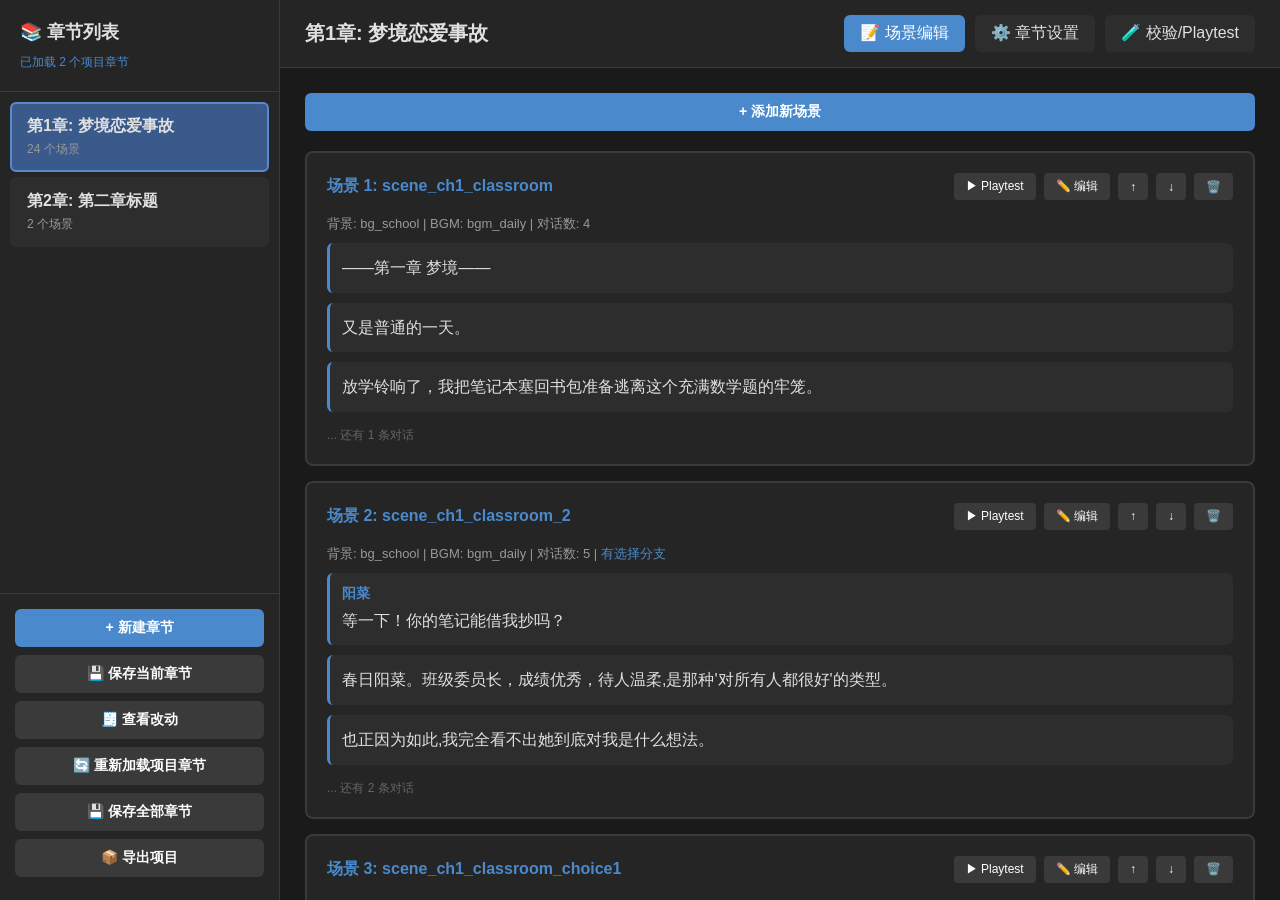
<file: game_project/editor.html>
<!DOCTYPE html>
<html lang="zh-CN">
<head>
  <meta charset="UTF-8">
  <meta name="viewport" content="width=device-width, initial-scale=1.0">
  <title>剧本编辑器 - Script Editor</title>
  <style>
    * {
      margin: 0;
      padding: 0;
      box-sizing: border-box;
    }

    body {
      font-family: -apple-system, BlinkMacSystemFont, 'Segoe UI', Arial, sans-serif;
      background: #1a1a1a;
      color: #e0e0e0;
      overflow: hidden;
    }

    .editor-container {
      display: flex;
      height: 100vh;
    }

    /* 侧边栏 */
    .sidebar {
      width: 280px;
      background: #252525;
      border-right: 1px solid #3a3a3a;
      display: flex;
      flex-direction: column;
    }

    .sidebar-header {
      padding: 20px;
      border-bottom: 1px solid #3a3a3a;
    }

    .sidebar-header h2 {
      font-size: 18px;
      margin-bottom: 10px;
    }

    .chapter-list {
      flex: 1;
      overflow-y: auto;
      padding: 10px;
    }

    .chapter-item {
      padding: 12px 15px;
      margin-bottom: 5px;
      background: #2d2d2d;
      border-radius: 6px;
      cursor: pointer;
      transition: all 0.2s;
      border: 2px solid transparent;
    }

    .chapter-item:hover {
      background: #353535;
    }

    .chapter-item.active {
      background: #3a5a8c;
      border-color: #5a8acc;
    }

    .chapter-title {
      font-weight: 600;
      margin-bottom: 4px;
    }

    .chapter-meta {
      font-size: 12px;
      color: #999;
    }

    .sidebar-actions {
      padding: 15px;
      border-top: 1px solid #3a3a3a;
    }

    .btn {
      width: 100%;
      padding: 10px;
      background: #4a8acc;
      color: white;
      border: none;
      border-radius: 6px;
      cursor: pointer;
      font-size: 14px;
      font-weight: 600;
      transition: all 0.2s;
      margin-bottom: 8px;
    }

    .btn:hover {
      background: #5a9adc;
    }

    .btn-secondary {
      background: #3a3a3a;
    }

    .btn-secondary:hover {
      background: #4a4a4a;
    }

    .btn-danger {
      background: #c44a4a;
    }

    .btn-danger:hover {
      background: #d45a5a;
    }

    /* 主编辑区 */
    .main-editor {
      flex: 1;
      display: flex;
      flex-direction: column;
      overflow: hidden;
    }

    .editor-header {
      padding: 15px 25px;
      background: #252525;
      border-bottom: 1px solid #3a3a3a;
      display: flex;
      justify-content: space-between;
      align-items: center;
    }

    .editor-title h1 {
      font-size: 20px;
      font-weight: 600;
    }

    .editor-tabs {
      display: flex;
      gap: 10px;
    }

    .tab {
      padding: 8px 16px;
      background: #2d2d2d;
      border-radius: 6px;
      cursor: pointer;
      transition: all 0.2s;
    }

    .tab:hover {
      background: #353535;
    }

    .tab.active {
      background: #4a8acc;
      color: white;
    }

    .editor-content {
      flex: 1;
      overflow-y: auto;
      padding: 25px;
    }

    /* QA 面板 */
    .qa-panel {
      background: #252525;
      border: 2px solid #3a3a3a;
      border-radius: 10px;
      padding: 18px;
      margin-bottom: 18px;
    }

    .qa-row {
      display: flex;
      flex-wrap: wrap;
      gap: 12px 18px;
      align-items: center;
      margin: 10px 0 12px;
      color: #ccc;
      font-size: 13px;
    }

    .qa-row label {
      display: inline-flex;
      gap: 8px;
      align-items: center;
      cursor: pointer;
      user-select: none;
      opacity: 0.95;
    }

    .qa-actions {
      display: flex;
      flex-wrap: wrap;
      gap: 10px;
      margin: 10px 0 14px;
    }

    .qa-report {
      margin-top: 10px;
      padding: 12px;
      background: #1f1f1f;
      border: 1px solid #3a3a3a;
      border-radius: 8px;
      max-height: 55vh;
      overflow: auto;
      font-size: 13px;
      line-height: 1.55;
      color: #ddd;
      white-space: normal;
    }

    .qa-report code {
      background: rgba(74, 138, 204, 0.12);
      padding: 2px 6px;
      border-radius: 6px;
      color: #a7c9ff;
    }

    .qa-table {
      width: 100%;
      border-collapse: collapse;
      margin-top: 10px;
      font-size: 12px;
    }

    .qa-table th, .qa-table td {
      border: 1px solid #3a3a3a;
      padding: 8px;
      vertical-align: top;
    }

    .qa-table th {
      background: #2a2a2a;
      color: #cfe6ff;
      text-align: left;
      position: sticky;
      top: 0;
      z-index: 1;
    }

    .qa-pill {
      display: inline-block;
      padding: 2px 8px;
      border-radius: 999px;
      font-size: 12px;
      background: rgba(74, 138, 204, 0.18);
      border: 1px solid rgba(74, 138, 204, 0.35);
      color: #bcdcff;
    }

    /* 场景编辑器 */
    .scene-list {
      display: flex;
      flex-direction: column;
      gap: 15px;
    }

    .scene-card {
      background: #252525;
      border-radius: 8px;
      padding: 20px;
      border: 2px solid #3a3a3a;
      transition: all 0.2s;
    }

    .scene-card:hover {
      border-color: #4a8acc;
    }

    .scene-header {
      display: flex;
      justify-content: space-between;
      align-items: center;
      margin-bottom: 15px;
    }

    .scene-id {
      font-weight: 600;
      color: #4a8acc;
    }

    .scene-actions {
      display: flex;
      gap: 8px;
    }

    .btn-small {
      padding: 5px 12px;
      font-size: 12px;
      border-radius: 4px;
      background: #3a3a3a;
      color: white;
      border: none;
      cursor: pointer;
    }

    .btn-small:hover {
      background: #4a4a4a;
    }

    .dialog-list {
      display: flex;
      flex-direction: column;
      gap: 10px;
    }

    .dialog-item {
      background: #2d2d2d;
      padding: 12px;
      border-radius: 6px;
      border-left: 3px solid #4a8acc;
    }

    .dialog-speaker {
      font-weight: 600;
      color: #4a8acc;
      margin-bottom: 5px;
      font-size: 14px;
    }

    .dialog-text {
      color: #e0e0e0;
      line-height: 1.6;
    }

    /* 资源管理器 */
    .resource-manager {
      display: grid;
      grid-template-columns: repeat(auto-fill, minmax(200px, 1fr));
      gap: 15px;
    }

    .resource-card {
      background: #252525;
      border-radius: 8px;
      padding: 15px;
      text-align: center;
      cursor: pointer;
      transition: all 0.2s;
      border: 2px solid #3a3a3a;
    }

    .resource-card:hover {
      border-color: #4a8acc;
    }

    .resource-icon {
      font-size: 48px;
      margin-bottom: 10px;
    }

    .resource-name {
      font-size: 14px;
      word-break: break-all;
    }

    /* 表单 */
    .form-group {
      margin-bottom: 20px;
    }

    .form-label {
      display: block;
      margin-bottom: 8px;
      font-weight: 600;
      font-size: 14px;
    }

    .form-input, .form-textarea, .form-select {
      width: 100%;
      padding: 10px;
      background: #2d2d2d;
      border: 1px solid #3a3a3a;
      border-radius: 6px;
      color: #e0e0e0;
      font-size: 14px;
      font-family: inherit;
    }

    .form-textarea {
      min-height: 100px;
      resize: vertical;
    }

    .form-input:focus, .form-textarea:focus, .form-select:focus {
      outline: none;
      border-color: #4a8acc;
    }

    

    /* speakerMap 映射表（显示名 -> 角色key） */
    .speaker-map-box{
      background:#222;
      border:1px solid #3a3a3a;
      border-radius:8px;
      padding:12px;
    }
    .speaker-map-hint{
      font-size:12px;
      color:#aaa;
      margin-top:6px;
      line-height:1.4;
    }
    .speaker-map-rows{
      display:flex;
      flex-direction:column;
      gap:8px;
      margin-top:10px;
    }
    .speaker-map-row{
      display:flex;
      gap:10px;
      align-items:center;
    }
    .speaker-map-row .form-input, .speaker-map-row .form-select{
      padding:8px;
    }
    .speaker-map-row .name-input{ flex: 1.2; }
    .speaker-map-row .key-input{ flex: 1; }
    .speaker-map-actions{
      display:flex;
      gap:8px;
      margin-top:10px;
      flex-wrap:wrap;
    }
    .btn-inline{
      width:auto;
      margin-bottom:0;
      padding:8px 12px;
    }

    /* 场景初始舞台 scene.characters 编辑 */
    .init-stage-box{
      background:#222;
      border:1px solid #3a3a3a;
      border-radius:8px;
      padding:12px;
    }
    .init-stage-hint{
      font-size:12px;
      color:#aaa;
      margin-top:6px;
      line-height:1.4;
    }
    .init-stage-rows{
      display:flex;
      flex-direction:column;
      gap:10px;
      margin-top:10px;
    }
    .init-stage-row{
      display:flex;
      gap:10px;
      align-items:center;
      padding:10px;
      background:rgba(255,255,255,0.03);
      border:1px solid rgba(255,255,255,0.08);
      border-radius:8px;
    }
    .init-stage-preview{
      width:56px;
      height:80px;
      background:#111;
      border:1px solid rgba(255,255,255,0.08);
      border-radius:6px;
      overflow:hidden;
      display:flex;
      align-items:center;
      justify-content:center;
      flex:0 0 auto;
    }
    .init-stage-preview img{
      max-width:100%;
      max-height:100%;
      object-fit:contain;
    }
    .init-stage-fields{
      display:flex;
      gap:10px;
      align-items:center;
      flex:1;
      flex-wrap:wrap;
    }
    .init-stage-actions{
      display:flex;
      gap:8px;
      margin-top:10px;
      flex-wrap:wrap;
    }

/* 模态框 */
    .modal {
      display: none;
      position: fixed;
      top: 0;
      left: 0;
      right: 0;
      bottom: 0;
      background: rgba(0, 0, 0, 0.8);
      z-index: 1000;
      align-items: center;
      justify-content: center;
    }

    .modal.show {
      display: flex;
    }

    .modal-content {
      background: #252525;
      border-radius: 12px;
      padding: 0;
      max-width: 1400px;
      width: 95%;
      max-height: 95vh;
      overflow: hidden;
      display: flex;
      flex-direction: column;
    }

    /* 场景编辑器：让内容撑满并在中间区域滚动（不把底部按钮一起卷走） */
    #sceneForm.scene-form-root {
      flex: 1;
      display: flex;
      flex-direction: column;
      min-height: 0;
    }

    #sceneForm.scene-form-root .modal-body {
      flex: 1;
      overflow-y: auto;
      min-height: 0;
    }

    #sceneForm.scene-form-root .modal-actions {
      flex: 0 0 auto;
      position: sticky;
      bottom: 0;
      z-index: 2;
    }

    .modal-header {
      padding: 25px 30px;
      border-bottom: 1px solid #3a3a3a;
      background: #2d2d2d;
    }

    /* 步骤进度条 */
    .step-progress {
      display: flex;
      justify-content: space-between;
      margin-bottom: 30px;
      padding: 0 20px;
    }

    .step-item {
      flex: 1;
      display: flex;
      flex-direction: column;
      align-items: center;
      position: relative;
      cursor: pointer;
    }

    .step-item:not(:last-child)::after {
      content: '';
      position: absolute;
      top: 20px;
      left: 50%;
      width: 100%;
      height: 2px;
      background: #3a3a3a;
      z-index: 0;
    }

    .step-item.completed:not(:last-child)::after {
      background: #4a8acc;
    }

    .step-number {
      width: 40px;
      height: 40px;
      border-radius: 50%;
      background: #3a3a3a;
      color: #666;
      display: flex;
      align-items: center;
      justify-content: center;
      font-weight: 600;
      font-size: 16px;
      margin-bottom: 8px;
      position: relative;
      z-index: 1;
      transition: all 0.3s;
    }

    .step-item.active .step-number {
      background: #4a8acc;
      color: white;
      box-shadow: 0 0 0 4px rgba(74, 138, 204, 0.2);
    }

    .step-item.completed .step-number {
      background: #4a8acc;
      color: white;
    }

    .step-label {
      font-size: 13px;
      color: #999;
      text-align: center;
    }

    .step-item.active .step-label {
      color: #4a8acc;
      font-weight: 600;
    }

    .step-item.completed .step-label {
      color: #4a8acc;
    }

    /* 步骤内容 */
    .step-content {
      display: none;
      animation: fadeIn 0.3s;
    }

    .step-content.active {
      display: block;
    }

    @keyframes fadeIn {
      from { opacity: 0; transform: translateY(10px); }
      to { opacity: 1; transform: translateY(0); }
    }

    .step-navigation {
      display: flex;
      gap: 10px;
      justify-content: space-between;
      margin-top: 20px;
    }

    .step-indicator {
      display: flex;
      justify-content: space-between;
      align-items: center;
      margin-bottom: 20px;
      position: relative;
    }

    .step-indicator::before {
      content: '';
      position: absolute;
      top: 20px;
      left: 0;
      right: 0;
      height: 2px;
      background: #3a3a3a;
      z-index: 0;
    }

    .step-item {
      display: flex;
      flex-direction: column;
      align-items: center;
      gap: 10px;
      flex: 1;
      position: relative;
      z-index: 1;
    }

    .step-circle {
      width: 40px;
      height: 40px;
      border-radius: 50%;
      background: #3a3a3a;
      color: #666;
      display: flex;
      align-items: center;
      justify-content: center;
      font-weight: 600;
      transition: all 0.3s;
    }

    .step-item.active .step-circle {
      background: #4a8acc;
      color: white;
    }

    .step-item.completed .step-circle {
      background: #5aaa5a;
      color: white;
    }

    .step-label {
      font-size: 13px;
      color: #999;
      font-weight: 500;
    }

    .step-item.active .step-label {
      color: #4a8acc;
    }

    .step-content {
      display: none;
    }

    .step-content.active {
      display: block;
    }

    .modal-body {
      flex: 1;
      overflow-y: auto;
      padding: 0;
    }

    .modal-actions {
      padding: 20px 30px;
      border-top: 1px solid #3a3a3a;
      background: #2d2d2d;
      display: flex;
      gap: 10px;
      justify-content: flex-end;
    }

    /* 改动对比：让按钮别铺满一整行 */
    .btn-inline {
      width: auto;
      margin-bottom: 0;
      padding: 10px 14px;
    }

    .diff-body {
      padding: 16px 20px;
    }

    .diff-pre {
      font-family: ui-monospace, SFMono-Regular, Menlo, Monaco, Consolas, "Liberation Mono", "Courier New", monospace;
      font-size: 12px;
      line-height: 1.45;
      white-space: pre-wrap;
      word-break: break-word;
      color: #d6d6d6;
    }

    .diff-summary {
      font-size: 12px;
      color: #aaa;
      margin-top: 8px;
    }

    .edit-section {
      padding: 30px;
      border-bottom: 1px solid #3a3a3a;
    }

    .edit-section:last-child {
      border-bottom: none;
    }

    .section-title {
      font-size: 18px;
      font-weight: 600;
      margin-bottom: 20px;
      color: #4a8acc;
      display: flex;
      align-items: center;
      gap: 10px;
    }

    .resource-grid {
      display: grid;
      grid-template-columns: repeat(auto-fill, minmax(180px, 1fr));
      gap: 15px;
    }

    .resource-option {
      background: #2d2d2d;
      border: 2px solid #3a3a3a;
      border-radius: 8px;
      padding: 15px;
      cursor: pointer;
      transition: all 0.2s;
      text-align: center;
    }

    .resource-option:hover {
      border-color: #4a8acc;
      background: #353535;
    }

    .resource-option.selected {
      border-color: #4a8acc;
      background: #3a5a8c;
    }

    .resource-preview {
      width: 100%;
      height: 120px;
      background: #1a1a1a;
      border-radius: 6px;
      display: flex;
      align-items: center;
      justify-content: center;
      margin-bottom: 10px;
      overflow: hidden;
    }

    .resource-preview img {
      max-width: 100%;
      max-height: 100%;
      object-fit: contain;
    }

    .resource-name {
      font-size: 13px;
      color: #ccc;
      word-break: break-word;
    }

    .dialog-card {
      background: #2d2d2d;
      border: 2px solid #3a3a3a;
      border-radius: 8px;
      padding: 20px;
      margin-bottom: 15px;
    }

    .dialog-card-header {
      display: flex;
      justify-content: space-between;
      align-items: center;
      margin-bottom: 15px;
      padding-bottom: 15px;
      border-bottom: 1px solid #3a3a3a;
    }

    .dialog-number {
      font-size: 16px;
      font-weight: 600;
      color: #4a8acc;
    }

    .dialog-actions {
      display: flex;
      gap: 5px;
    }

    .dialog-content {
      display: grid;
      grid-template-columns: 1fr 2fr;
      gap: 20px;
    }

    .dialog-left {
      display: flex;
      flex-direction: column;
      gap: 15px;
    }

    .dialog-right {
      display: flex;
      flex-direction: column;
      gap: 15px;
    }

    .character-preview-large {
      width: 100%;
      height: 250px;
      background: #1a1a1a;
      border-radius: 8px;
      display: flex;
      align-items: center;
      justify-content: center;
      overflow: hidden;
    }

    .character-preview-large img {
      max-width: 100%;
      max-height: 100%;
      object-fit: contain;
    }

    .import-button {
      width: 100%;
      padding: 12px;
      background: #3a5a8c;
      color: white;
      border: none;
      border-radius: 6px;
      cursor: pointer;
      font-size: 14px;
      font-weight: 600;
      transition: all 0.2s;
    }

    .import-button:hover {
      background: #4a6a9c;
    }

    .form-field {
      display: flex;
      flex-direction: column;
      gap: 8px;
    }

    .form-field label {
      font-size: 13px;
      font-weight: 600;
      color: #aaa;
    }

    .add-dialog-btn {
      width: 100%;
      padding: 20px;
      background: #2d2d2d;
      border: 2px dashed #4a8acc;
      border-radius: 8px;
      color: #4a8acc;
      font-size: 16px;
      font-weight: 600;
      cursor: pointer;
      transition: all 0.2s;
    }

    .add-dialog-btn:hover {
      background: #353535;
      border-color: #5a9adc;
    }

    /* 步骤导航 */
    .steps-nav {
      display: flex;
      justify-content: space-between;
      padding: 20px 30px;
      background: #2d2d2d;
      border-bottom: 1px solid #3a3a3a;
    }

    .step-item {
      flex: 1;
      text-align: center;
      padding: 15px 10px;
      position: relative;
      cursor: pointer;
      transition: all 0.2s;
    }

    .step-item::after {
      content: '';
      position: absolute;
      bottom: 0;
      left: 0;
      right: 0;
      height: 3px;
      background: #3a3a3a;
    }

    .step-item.active {
      color: #4a8acc;
    }

    .step-item.active::after {
      background: #4a8acc;
    }

    .step-item.completed {
      color: #5a9adc;
    }

    .step-number {
      display: inline-block;
      width: 32px;
      height: 32px;
      line-height: 32px;
      border-radius: 50%;
      background: #3a3a3a;
      margin-bottom: 8px;
      font-weight: 600;
    }

    .step-item.active .step-number {
      background: #4a8acc;
      color: white;
    }

    .step-item.completed .step-number {
      background: #5a9adc;
      color: white;
    }

    .step-label {
      font-size: 13px;
    }

    .step-content {
      display: none;
    }

    .step-content.active {
      display: block;
    }

    .step-nav-buttons {
      padding: 20px 30px;
      background: #2d2d2d;
      border-top: 1px solid #3a3a3a;
      display: flex;
      justify-content: space-between;
    }

    .btn-step {
      padding: 12px 30px;
      font-size: 15px;
      font-weight: 600;
    }

    .modal-header {
      margin-bottom: 20px;
    }

    .modal-header h3 {
      font-size: 20px;
    }

    .modal-actions {
      margin-top: 25px;
      display: flex;
      gap: 10px;
      justify-content: flex-end;
    }

    /* 上传区域 */
    .upload-area {
      border: 2px dashed #4a8acc;
      border-radius: 8px;
      padding: 40px;
      text-align: center;
      cursor: pointer;
      transition: all 0.2s;
      background: #2d2d2d;
    }

    .upload-area:hover {
      background: #353535;
      border-color: #5a9adc;
    }

    .upload-area.dragover {
      background: #3a5a8c;
    }

    .upload-icon {
      font-size: 48px;
      margin-bottom: 15px;
    }

    .upload-text {
      font-size: 16px;
      margin-bottom: 5px;
    }

    .upload-hint {
      font-size: 12px;
      color: #999;
    }

    /* 滚动条 */
    ::-webkit-scrollbar {
      width: 8px;
      height: 8px;
    }

    ::-webkit-scrollbar-track {
      background: #1a1a1a;
    }

    ::-webkit-scrollbar-thumb {
      background: #3a3a3a;
      border-radius: 4px;
    }

    ::-webkit-scrollbar-thumb:hover {
      background: #4a4a4a;
    }

    .empty-state {
      text-align: center;
      padding: 60px 20px;
      color: #666;
    }

    .empty-state-icon {
      font-size: 64px;
      margin-bottom: 20px;
    }

    .empty-state-text {
      font-size: 18px;
      margin-bottom: 10px;
    }

    .empty-state-hint {
      font-size: 14px;
    }


    /* ===== D-01：对白特效（effects）面板样式 ===== */
    .effects-details {
      margin-top: 12px;
      background: rgba(255,255,255,0.04);
      border: 1px solid rgba(255,255,255,0.08);
      border-radius: 8px;
      padding: 8px 10px;
    }

    .effects-details summary {
      cursor: pointer;
      user-select: none;
      font-size: 13px;
      color: #cfd8ff;
      outline: none;
    }

    .effects-panel {
      margin-top: 10px;
      display: flex;
      flex-direction: column;
      gap: 10px;
    }

    .effect-row {
      padding: 10px;
      background: #1f1f1f;
      border: 1px solid rgba(255,255,255,0.08);
      border-radius: 8px;
    }

    .effect-toggle {
      display: flex;
      align-items: center;
      gap: 8px;
      font-size: 13px;
      color: #e6e6e6;
    }

    .effect-title { font-weight: 600; }
    .effect-key { color: #888; font-size: 12px; }

    .effect-fields {
      margin-top: 10px;
      display: grid;
      grid-template-columns: repeat(2, minmax(0, 1fr));
      gap: 10px;
    }

    .effect-label {
      font-size: 12px;
      color: #aaa;
      margin-bottom: 6px;
    }

    .effect-check {
      display: flex;
      align-items: center;
      gap: 8px;
      font-size: 12px;
      color: #ddd;
    }

    .effect-color-row {
      display: flex;
      gap: 8px;
      align-items: center;
    }

    .effect-color-row input[type="color"] {
      width: 38px;
      height: 32px;
      padding: 0;
      border: none;
      background: transparent;
    }


    /* ===== D-03：对白道具（itemShow / itemGet）面板样式 ===== */
    .item-details {
      margin-top: 12px;
      background: rgba(255,255,255,0.04);
      border: 1px solid rgba(255,255,255,0.08);
      border-radius: 8px;
      padding: 8px 10px;
    }

    .item-details summary {
      cursor: pointer;
      user-select: none;
      font-size: 13px;
      color: #cfeaff;
      outline: none;
    }

    .item-panel {
      margin-top: 10px;
      display: flex;
      flex-direction: column;
      gap: 10px;
    }

    .item-row {
      padding: 10px;
      background: #1f1f1f;
      border: 1px solid rgba(255,255,255,0.08);
      border-radius: 8px;
    }

    .item-toggle {
      display: flex;
      align-items: center;
      gap: 8px;
      font-size: 13px;
      color: #e6e6e6;
    }

    .item-title { font-weight: 600; }
    .item-key { color: #888; font-size: 12px; }

    .item-fields {
      margin-top: 10px;
      display: grid;
      grid-template-columns: repeat(2, minmax(0, 1fr));
      gap: 10px;
    }

    .item-label {
      font-size: 12px;
      color: #aaa;
      margin-bottom: 6px;
    }

    .item-preview-box {
      width: 100%;
      height: 110px;
      background: #111;
      border: 1px solid rgba(255,255,255,0.08);
      border-radius: 8px;
      display: flex;
      align-items: center;
      justify-content: center;
      overflow: hidden;
    }

    .item-preview-box img {
      max-width: 100%;
      max-height: 100%;
      object-fit: contain;
    }

    .item-check {
      display: flex;
      align-items: center;
      gap: 8px;
      font-size: 12px;
      color: #ddd;
    }

  



    /* ===== D-04：对白角色动作（charAnim）面板样式 ===== */
    .charanim-details {
      margin-top: 12px;
      background: rgba(255,255,255,0.04);
      border: 1px solid rgba(255,255,255,0.08);
      border-radius: 8px;
      padding: 8px 10px;
    }

    .charanim-details summary {
      cursor: pointer;
      user-select: none;
      font-size: 13px;
      color: #d9f7d9;
      outline: none;
    }

    .charanim-panel {
      margin-top: 10px;
      display: flex;
      flex-direction: column;
      gap: 10px;
    }

    .charanim-row {
      padding: 10px;
      background: #1f1f1f;
      border: 1px solid rgba(255,255,255,0.08);
      border-radius: 8px;
      display: flex;
      flex-direction: column;
      gap: 10px;
    }

    .charanim-toggle {
      display: flex;
      align-items: center;
      gap: 8px;
      font-size: 13px;
      color: #e6e6e6;
    }

    .charanim-fields {
      display: grid;
      grid-template-columns: 120px 1fr;
      gap: 8px 10px;
      align-items: center;
    }

    .charanim-label {
      font-size: 12px;
      color: #bdbdbd;
    }

    .charanim-actions {
      display: flex;
      gap: 8px;
      align-items: center;
      flex-wrap: wrap;
      margin-top: 2px;
    }

    .hint-muted {
      font-size: 12px;
      color: #8c8c8c;
      line-height: 1.5;
      margin-top: 8px;
    }
/* ===== D-02：对白舞台（stage）高级参数面板样式 ===== */
.stage-speed-details,
.stage-adv-details {
  margin-top: 10px;
  background: rgba(255,255,255,0.04);
  border: 1px solid rgba(255,255,255,0.08);
  border-radius: 8px;
  padding: 8px 10px;
}

.stage-speed-details summary,
.stage-adv-details summary {
  cursor: pointer;
  user-select: none;
  font-size: 13px;
  color: #ffe6c7;
  outline: none;
}

.stage-speed-panel,
.stage-adv-panel {
  margin-top: 10px;
  display: flex;
  flex-direction: column;
  gap: 10px;
}

.stage-speed-grid,
.stage-adv-grid {
  display: grid;
  grid-template-columns: repeat(2, minmax(0, 1fr));
  gap: 10px;
}

.stage-adv-label {
  font-size: 12px;
  color: #aaa;
  margin-bottom: 6px;
}

.stage-adv-title {
  font-size: 12px;
  font-weight: 700;
  color: #ddd;
  margin-bottom: 8px;
}

.stage-adv-block {
  padding: 10px;
  background: #1f1f1f;
  border: 1px solid rgba(255,255,255,0.08);
  border-radius: 8px;
}

.stage-adv-empty {
  font-size: 11px;
  color: #777;
  padding: 6px 4px;
}

.stage-adv-check {
  display: flex;
  align-items: center;
  gap: 8px;
  font-size: 12px;
  color: #ddd;
}

/* ===== P-01：编辑器内“视频剪辑式”预览框 ===== */
.dialog-editor-grid{display:flex;gap:0;align-items:stretch;min-height:0;}
.dialog-editor-left{flex:1;min-width:0;min-height:0;}
/* 可拖拽分隔条（桌面：左右；窄屏：上下） */
.dialog-splitter{
  flex:0 0 10px;
  width:10px;
  cursor:col-resize;
  position:relative;
  user-select:none;
  touch-action:none;
  border-radius:10px;
}
.dialog-splitter::before{
  content:"";
  position:absolute;
  top:10px; bottom:10px;
  left:50%;
  width:2px;
  transform:translateX(-50%);
  background:rgba(255,255,255,0.10);
  border-radius:2px;
}
.dialog-splitter:hover::before{ background:rgba(74,138,204,0.55); }
.dialog-splitter.dragging::before{ background:rgba(74,138,204,0.90); }

.dialog-editor-right{width:520px;flex:0 0 auto;min-width:340px;align-self:stretch;position:sticky;top:12px;height:540px;min-height:420px;}
.editor-preview-panel{height:100%;background:#1f1f1f;border:1px solid rgba(255,255,255,0.08);border-radius:12px;overflow:hidden;display:flex;flex-direction:column;}
.editor-preview-header{padding:10px 12px;background:#2d2d2d;border-bottom:1px solid #3a3a3a;display:flex;align-items:center;justify-content:space-between;gap:10px;}
.editor-preview-title{font-weight:700;color:#ddd;font-size:13px;}
.editor-preview-buttons{display:flex;gap:8px;align-items:center;}
.editor-preview-toggles{padding:8px 12px;border-bottom:1px solid rgba(255,255,255,0.06);background:rgba(255,255,255,0.02);display:flex;gap:14px;align-items:center;}
.editor-preview-scrub{padding:8px 12px 10px;border-bottom:1px solid rgba(255,255,255,0.06);background:rgba(255,255,255,0.02);}
.editor-preview-scrub-line{display:flex;justify-content:space-between;font-size:12px;color:#aaa;margin-bottom:6px;}
.preview-toggle{font-size:12px;color:#bbb;display:flex;gap:6px;align-items:center;user-select:none;}
.preview-toggle input{accent-color:#4a8acc;}

/* 预览区域：居中 + 等比适配（不再被压扁） */
.editor-preview-iframe-wrap{
  flex:1;
  background:#000;
  display:flex;
  align-items:center;
  justify-content:center;
  padding:10px;
  min-height:0;
}
.editor-preview-viewport{
  background:#000;
  border:1px solid rgba(255,255,255,0.06);
  border-radius:10px;
  overflow:hidden;
  box-shadow:0 10px 24px rgba(0,0,0,0.35);
}
.editor-preview-viewport iframe{
  width:100%;
  height:100%;
  border:0;
  display:block;
  background:#000;
}

.editor-preview-status{padding:8px 12px;font-size:12px;color:#888;border-top:1px solid rgba(255,255,255,0.06);background:#222;}
.dialog-card.preview-active{border-color: rgba(74,138,204,0.65) !important;box-shadow: 0 0 0 2px rgba(74,138,204,0.12);}

    /* ==================== 场景编辑器：全屏 & 不拥挤模式（S-Editor UX） ==================== */
    #sceneModal.modal.show {
      align-items: stretch;
      justify-content: stretch;
    }

    #sceneModal .modal-content {
      width: 100vw;
      height: 100vh;
      max-width: none;
      max-height: none;
      border-radius: 0;
    }

    #sceneModal .modal-header {
      padding: 14px 18px;
    }

    #sceneModal .modal-actions {
      padding: 12px 18px;
    }

    #sceneModal .btn {
      width: auto;
    }

    #sceneModal .edit-section {
      padding: 18px;
    }

    #sceneModal .section-title {
      font-size: 16px;
      margin-bottom: 12px;
    }

    #sceneModal .scene-modal-topbar {
      display: flex;
      align-items: center;
      justify-content: space-between;
      gap: 12px;
      margin-bottom: 10px;
    }

    #sceneModal .scene-modal-sub {
      font-size: 12px;
      color: #aaa;
      margin-top: 4px;
    }

    #sceneModal .scene-modal-actions {
      display: flex;
      gap: 8px;
      flex-wrap: wrap;
    }

    #sceneModal .step-progress {
      margin-bottom: 0;
      padding: 0;
      justify-content: flex-start;
      gap: 12px;
      overflow-x: auto;
    }

    #sceneModal .step-item {
      flex: 0 0 auto;
      min-width: 120px;
    }

    #sceneModal .step-item:not(:last-child)::after {
      display: none;
    }

    #sceneModal #sceneForm.scene-form-root .modal-body {
      overflow: hidden !important;
      display: flex;
      flex-direction: column;
    }

    #sceneModal .step-content {
      flex: 1;
      min-height: 0;
      overflow-y: auto;
    }

    #sceneModal .dialogs-editor-list {
      display: flex;
      flex-direction: column;
      gap: 10px;
      flex: 1;
      min-height: 0;
      overflow: auto;
      padding-right: 6px;
    }

    #sceneModal .dialog-add-sticky {
      position: sticky;
      bottom: 0;
      padding-top: 12px;
      background: linear-gradient(to top, rgba(37,37,37,0.95), rgba(37,37,37,0.0));
    }

    /* Step-4：左右分栏在全屏下自适应高度，不用再被写死 540px */
    #sceneModal #step-4 .edit-section {
      display: flex;
      flex-direction: column;
      min-height: 0;
    }

    #sceneModal #step-4 .dialog-editor-grid {
      flex: 1;
      min-height: 0;
    }

    #sceneModal #step-4 .dialog-editor-left {
      display: flex;
      flex-direction: column;
      min-height: 0;
    }

    #sceneModal #step-4 .dialog-editor-right {
      top: 0;
      height: calc(100vh - 220px);
      min-height: 420px;
    }

    @media (max-width: 1020px) {
      #sceneModal #step-4 .dialog-editor-grid {
        flex-direction: column;
      }
      #sceneModal #step-4 .dialog-splitter{
        width:100%;
        height:10px;
        flex:0 0 10px;
        cursor:row-resize;
      }
      #sceneModal #step-4 .dialog-splitter::before{
        top:50%;
        bottom:auto;
        left:10px;
        right:10px;
        width:auto;
        height:2px;
        transform:translateY(-50%);
      }
      #sceneModal #step-4 .dialog-editor-right {
        width: 100%;
        height: min(65vh, 720px);
        min-height: 320px;
        position: relative;
      }
    }

  </style>
</head>
<body>
  <div class="editor-container">
    <!-- 左侧边栏 -->
    <div class="sidebar">
      <div class="sidebar-header">
        <h2>📚 章节列表</h2>
        <div id="loadStatus" style="font-size: 12px; color: #999; margin-top: 5px;">加载中...</div>
      </div>
      
      <div class="chapter-list" id="chapterList">
        <!-- 章节列表动态生成 -->
      </div>
      
      <div class="sidebar-actions">
        <button class="btn" onclick="createNewChapter()">+ 新建章节</button>
        <button class="btn btn-secondary" onclick="saveCurrentChapter()">💾 保存当前章节</button>
        <button class="btn btn-secondary" onclick="openDiffModal()">🧾 查看改动</button>
        <button class="btn btn-secondary" id="restoreDraftBtn" onclick="restoreLocalDrafts()" style="display:none">↩ 恢复本地草稿</button>
        <button class="btn btn-secondary" id="clearDraftBtn" onclick="clearLocalDrafts()" style="display:none">🧹 清空本地草稿</button>
        <button class="btn btn-secondary" onclick="reloadFromProject()">🔄 重新加载项目章节</button>
        <button class="btn btn-secondary" onclick="saveAllChapters()">💾 保存全部章节</button>
        <button class="btn btn-secondary" onclick="exportProject()">📦 导出项目</button>
      </div>
    </div>

    <!-- 主编辑区 -->
    <div class="main-editor">
      <div class="editor-header">
        <div class="editor-title">
          <h1 id="currentChapterTitle">选择一个章节开始编辑</h1>
        </div>
        <div class="editor-tabs">
          <div class="tab active" onclick="switchTab('scenes')">📝 场景编辑</div>
          <div class="tab" onclick="switchTab('settings')">⚙️ 章节设置</div>
          <div class="tab" onclick="switchTab('qa')">🧪 校验/Playtest</div>
        </div>
      </div>

      <div class="editor-content">
        <!-- 场景编辑 -->
        <div id="tab-scenes" class="tab-content">
          <div class="empty-state" id="emptyState">
            <div class="empty-state-icon">📖</div>
            <div class="empty-state-text">还没有选择章节</div>
            <div class="empty-state-hint">从左侧选择一个章节开始编辑</div>
          </div>
          <div id="sceneEditor" style="display: none;">
            <button class="btn" onclick="addNewScene()" style="margin-bottom: 20px;">+ 添加新场景</button>
            <div class="scene-list" id="sceneList">
              <!-- 场景列表动态生成 -->
            </div>
          </div>
        </div>


        <!-- 章节设置 -->
        <div id="tab-settings" class="tab-content" style="display: none;">
          <div class="form-group">
            <label class="form-label">章节号</label>
            <input type="number" class="form-input" id="chapterNumber" placeholder="1">
          </div>
          <div class="form-group">
            <label class="form-label">章节标题</label>
            <input type="text" class="form-input" id="chapterTitle" placeholder="第一章 章节名">
          </div>
          <div class="form-group">
            <label class="form-label">作者</label>
            <input type="text" class="form-input" id="chapterAuthor" placeholder="夜真">
          </div>

          <div class="form-group">
            <label class="form-label">游戏标题（meta.gameTitle）</label>
            <input type="text" class="form-input" id="chapterGameTitle" placeholder="winter_whispers_game / 梦境恋爱事故">
          </div>
          <div class="form-group">
            <label class="form-label">版本号（meta.version）</label>
            <input type="text" class="form-input" id="chapterVersion" placeholder="1.0.0">
          </div>

          <div class="form-group">
            <label class="form-label">说话人映射（meta.speakerMap）</label>
            <div class="speaker-map-box">
              <div class="speaker-map-hint">
                用来把对白里的“显示名”（例如：夜/阳菜/???）映射到舞台角色 key（例如：sora/hina/princess/homework_slime）。<br>
                这样编辑器的舞台推导、说话人高亮、默认站位才能和游戏一致。
              </div>

              <datalist id="speakerKeyList">
                <option value="hina"></option>
                <option value="sora"></option>
                <option value="princess"></option>
                <option value="homework_slime"></option>
              </datalist>

              <div id="speakerMapRows" class="speaker-map-rows">
                <!-- rows -->
              </div>

              <div class="speaker-map-actions">
                <button class="btn btn-secondary btn-inline" onclick="addSpeakerMapRow()">+ 添加映射</button>
                <button class="btn btn-secondary btn-inline" onclick="fillCommonSpeakerMap()">✨ 常用一键填充</button>
                <button class="btn btn-danger btn-inline" onclick="clearSpeakerMap()">🧹 清空</button>
              </div>

              <div class="speaker-map-hint">
                例：显示名“夜” → key “sora”；显示名“阳菜” → key “hina”；“???” → “princess”。<br>
                key 不一定只能用上面的几个，但建议与你剧本里的角色 key 保持一致。
              </div>
            </div>
          </div>

          <button class="btn" onclick="saveChapterSettings()">保存设置</button>
</div>

        <!-- 校验 / Playtest -->
        <div id="tab-qa" class="tab-content" style="display: none;">
          <div class="qa-panel">
            <div class="section-title">🔎 QA-01 资源校验（引用 / 缺失 / 未使用 / 文件可加载性）</div>
            <div class="qa-row">
              <label><input type="radio" name="qaScope" value="current" checked> 当前章节</label>
              <label><input type="radio" name="qaScope" value="all"> 全部已加载章节</label>
              <label><input type="checkbox" id="qaIncludeGlobal" checked> 包含全局资源表（默认注入/导入）</label>
              <label><input type="checkbox" id="qaCheckFiles" checked> 尝试检测文件是否可加载（图片/音频）</label>
            </div>
            <div class="qa-actions">
              <button class="btn btn-secondary btn-inline" onclick="runResourceAudit()">开始扫描</button>
              <button class="btn btn-secondary btn-inline" onclick="downloadLastAuditReport()">下载报告</button>
              <button class="btn btn-danger btn-inline" onclick="clearAuditReport()">清空</button>
            </div>
            <div id="qaAuditStatus" style="color:#999; font-size:12px; margin-top:6px;">等待扫描…</div>
            <div id="qaAuditReport" class="qa-report">这里会显示扫描结果。你的人生也是。</div>
          </div>

          <div class="qa-panel">
            <div class="section-title">🎮 QA-02 行级 Playtest（从编辑器直接跳到 game.html 某一句）</div>
            <div style="color:#bbb; font-size:13px; line-height:1.6;">
              现在在「场景编辑 Step-4」每条对白卡片右上角，会多一个 <span class="qa-pill">Playtest</span> 按钮。点一下就会打开 <code>game.html</code> 并定位到该句（scene + line）。<br>
              另外，在章节场景列表的每个场景卡片右上角也会多一个 <span class="qa-pill">Playtest</span>，用于从该场景第1句开始跑。
            </div>
            <div class="qa-actions">
              <button class="btn btn-secondary btn-inline" onclick="openGamePlaytest()">打开游戏页（从第一场景）</button>
              <button class="btn btn-secondary btn-inline" onclick="openCurrentChapterFirstScenePlaytest()">打开当前章节第1场景</button>
            </div>
          </div>
        </div>
      </div>
    </div>
  </div>

  <!-- 场景编辑模态框（由 editor.js 动态生成内容） -->
  <div class="modal" id="sceneModal">
    <div class="modal-content">
      <div id="sceneForm" class="scene-form-root">
        <!-- 动态生成表单 -->
      </div>
    </div>
  </div>

  <!-- 改动对比模态框 -->
  <div class="modal" id="diffModal">
    <div class="modal-content">
      <div class="modal-header">
        <h3 id="diffTitle">🧾 当前章节改动</h3>
        <div id="diffSummary" class="diff-summary"></div>
      </div>
      <div class="modal-body">
        <div class="diff-body">
          <pre id="diffText" class="diff-pre">（暂无）</pre>
        </div>
      </div>
      <div class="modal-actions">
        <button class="btn btn-secondary btn-inline" onclick="copyDiffToClipboard()">复制</button>
        <button class="btn btn-secondary btn-inline" onclick="downloadDiffReport()">下载</button>
        <button class="btn btn-inline" onclick="closeDiffModal()">关闭</button>
      </div>
    </div>
  </div>

  <script src="scripts/chapterLoader.js"></script>
  
  <!-- 加载现有章节 -->
  <script src="chapters/chapter1.js"></script>
  <script src="chapters/chapter2.js"></script>
  <!-- 如果有更多章节，在这里添加 -->
  
  <script src="editor/editor.js"></script>
</body>
</html>
</file>
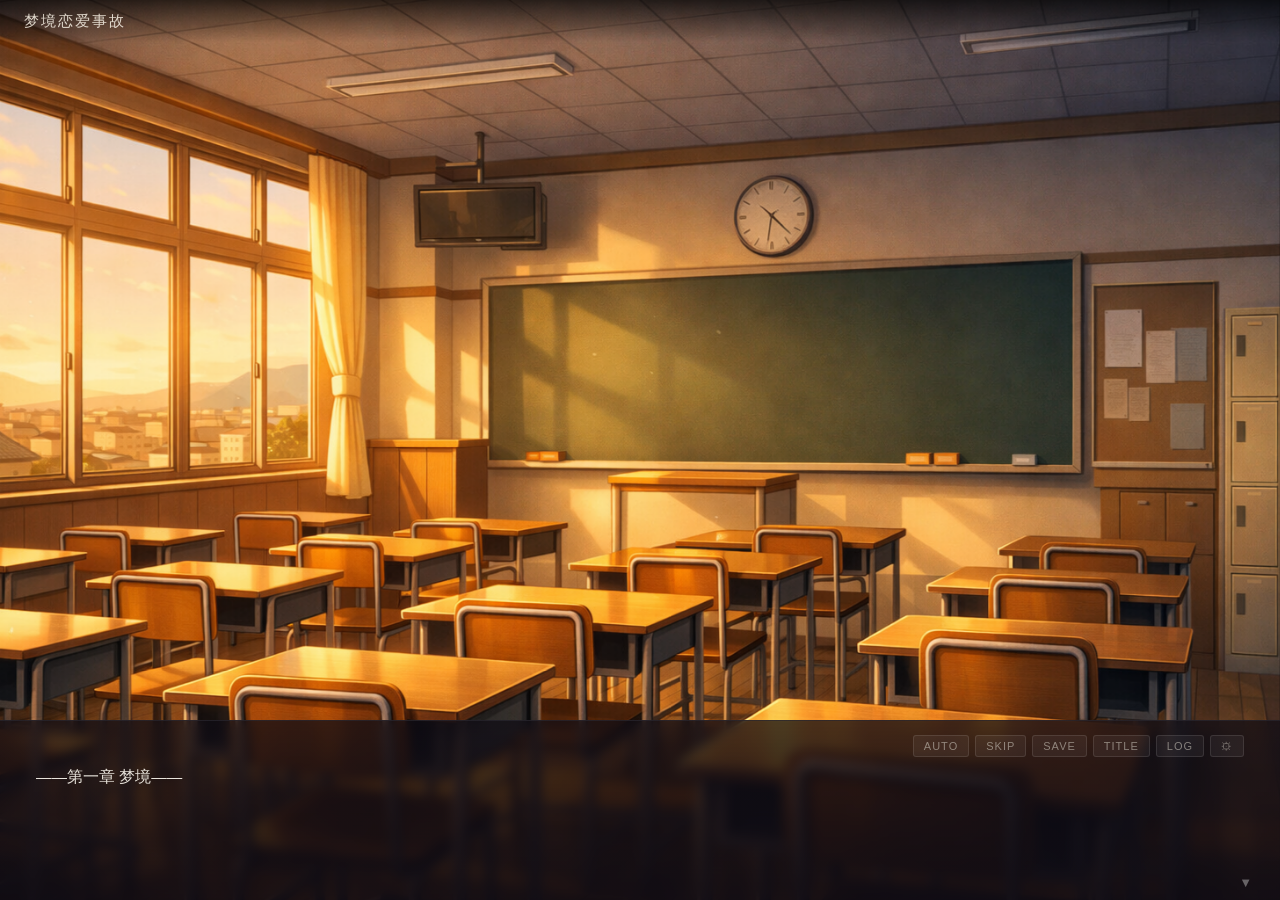
<file: game_project/game.html>
<!DOCTYPE html>
<html lang="zh-CN">
<head>
  <meta charset="UTF-8">
  <meta name="viewport" content="width=device-width, initial-scale=1.0">
  <title>Galgame</title>
  <link rel="stylesheet" href="css/style.css">
</head>
<body>
  <div id="game-container">
    <!-- 游戏主界面 -->
    <header id="title-bar"></header>

    <div id="scene-layer">
      <div id="background-layer"></div>
      <div id="background-layer2"></div>
      <div id="character-layer"></div>
    </div>

    <div id="dialog-box">
      <div id="dialog-header">
        <div id="dialog-name"></div>
        <div id="control-bar">
          <button class="ctrl-btn" id="btn-auto" title="自动播放">AUTO</button>
          <button class="ctrl-btn" id="btn-skip" title="快进">SKIP</button>
          <button class="ctrl-btn" id="btn-save" title="快速存档">SAVE</button>
          <button class="ctrl-btn" id="btn-title" title="返回标题">TITLE</button>
          <button class="ctrl-btn" id="btn-log" title="对话记录">LOG</button>
          <button class="ctrl-btn" id="btn-settings" title="设定">⚙</button>
        </div>
      </div>
      <div id="dialog-text"></div>
      <div id="choice-container"></div>
      <div id="click-hint">▼</div>
    </div>

    <!-- 设置面板 -->
    <div id="settings-panel" class="overlay hidden">
      <div id="settings-box">
        <h2>设定</h2>
        <div class="setting-row">
          <label>BGM 音量</label>
          <input type="range" id="vol-bgm" min="0" max="100" value="40">
          <span class="vol-val" id="vol-bgm-val">40</span>
        </div>
        <div class="setting-row">
          <label>音效音量</label>
          <input type="range" id="vol-se" min="0" max="100" value="60">
          <span class="vol-val" id="vol-se-val">60</span>
        </div>
        <div class="setting-row">
          <label>语音音量</label>
          <input type="range" id="vol-voice" min="0" max="100" value="80">
          <span class="vol-val" id="vol-voice-val">80</span>
        </div>
        <div class="setting-row">
          <label>文字速度</label>
          <input type="range" id="text-speed" min="10" max="80" value="35">
          <span class="vol-val" id="text-speed-val">35</span>
        </div>
        <div class="setting-row">
          <label>自动等待(秒)</label>
          <input type="range" id="auto-wait" min="1" max="6" value="2" step="0.5">
          <span class="vol-val" id="auto-wait-val">2.0</span>
        </div>
        <div class="panel-actions">
          <button class="title-btn" id="btn-save-quick">快速存档</button>
          <button class="title-btn" id="btn-load-quick">读档</button>
          <button class="title-btn" id="btn-back-title">返回标题</button>
          <button class="title-btn" id="btn-settings-close">关闭</button>
        </div>
      </div>
    </div>

    <!-- 对话记录面板 -->
    <div id="log-panel" class="overlay hidden">
      <div id="log-box">
        <h2>对话记录</h2>
        <div id="log-content"></div>
        <button class="title-btn" id="btn-log-close">关闭</button>
      </div>
    </div>

    <!-- 加载界面 -->
    <div id="loading-screen">
      <div id="loading-text">Loading...</div>
      <div id="loading-bar"><div id="loading-progress"></div></div>
    </div>
  </div>

  <!-- 章节系统 -->
  <script src="scripts/chapterLoader.js"></script>
  
  <!-- 加载各章节剧本 -->
  <script src="chapters/chapter1.js"></script>
  <!-- 添加新章节时,在这里引入: -->
  <!-- <script src="chapters/chapter2.js"></script> -->
  <!-- <script src="chapters/chapter3.js"></script> -->
  
  <!-- 合并章节数据供游戏系统使用 -->
  <script>
    // 从章节加载器获取合并后的剧本数据
    var SCRIPT_DATA = chapterLoader.getMergedScriptData();
    console.log('Loaded chapters:', chapterLoader.getAvailableChapters());
  </script>
  
  <!-- 游戏核心系统 -->
  <script src="js/audio-generator.js"></script>
  <script src="engine/core/utils.js"></script>
  <script src="engine/core/scriptLoader.js"></script>
  <script src="js/resourceLoader.js"></script>
  <script src="engine/effects/particleSystem.js"></script>
  <script src="engine/render/items.js"></script>
  <script src="js/effects.js"></script>
  <script src="engine/animation/characterAnimations.js"></script>
  <script src="engine/render/itemDisplay.js"></script>
  <script src="js/sceneManager.js"></script>
  <script src="engine/scene/choiceManager.js"></script>
  <script src="js/main.js"></script>
</body>
</html>
</file>
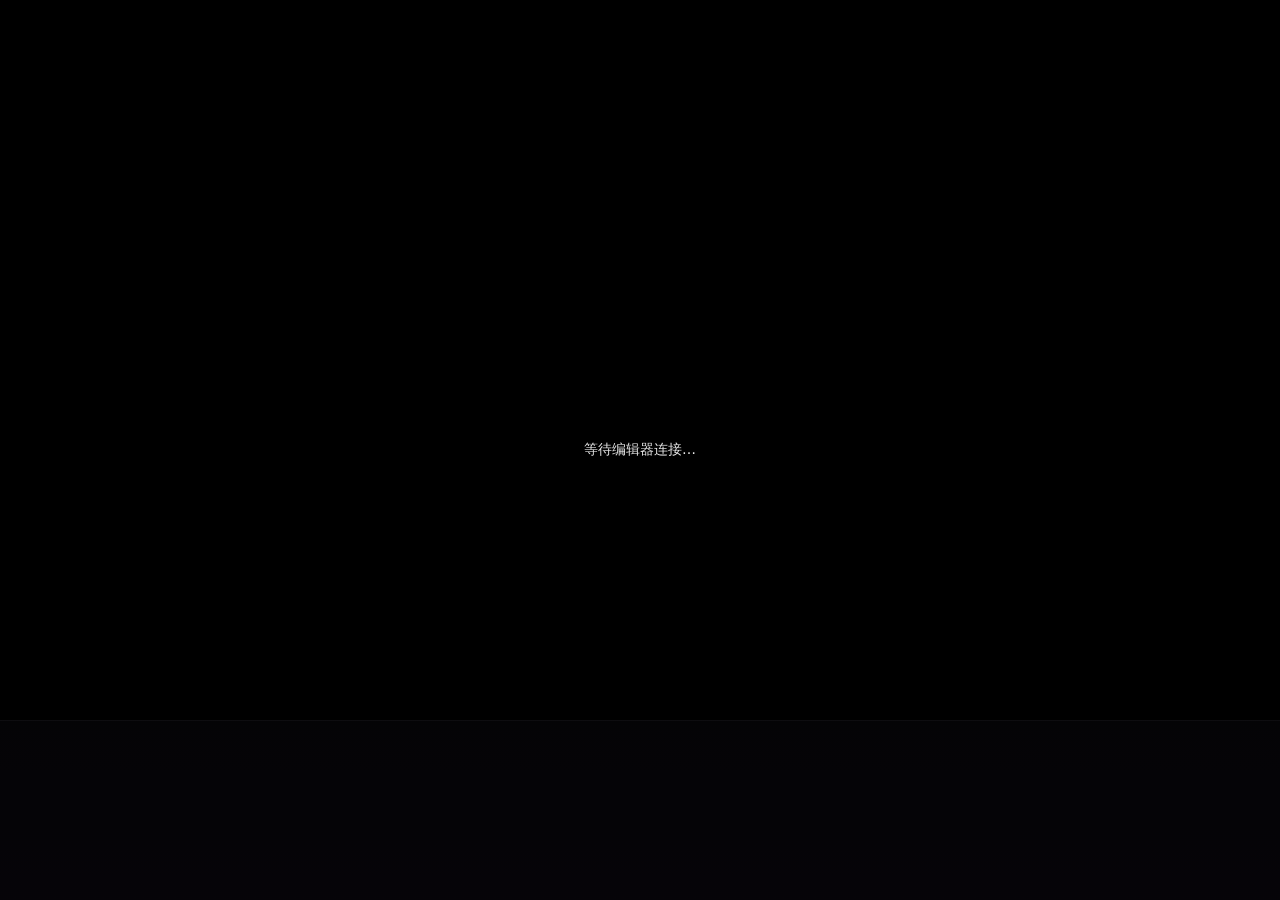
<file: game_project/preview.html>
<!DOCTYPE html>
<html lang="zh-CN">
<head>
  <meta charset="UTF-8" />
  <meta name="viewport" content="width=device-width, initial-scale=1.0" />
  <title>Editor Preview</title>
  <link rel="stylesheet" href="css/style.css" />
  <style>
    html, body { margin: 0; padding: 0; height: 100%; background: #000; overflow: hidden; }
    #game-container { width: 100%; height: 100%; }
    /* 预览模式：去掉一些没必要的按钮和提示 */
    #menu-buttons, #click-hint, #title-bar { display: none !important; }
    #dialog-box { opacity: 0.95; }
    #preview-overlay {
      position: fixed;
      inset: 0;
      display: flex;
      align-items: center;
      justify-content: center;
      background: rgba(0,0,0,0.55);
      z-index: 9999;
      color: #e6e6e6;
      font-family: system-ui, -apple-system, Segoe UI, Roboto, Helvetica, Arial, "PingFang SC", "Microsoft YaHei", sans-serif;
      font-size: 14px;
      text-align: center;
      padding: 16px;
    }
    #preview-overlay.hidden { display: none; }
  </style>
</head>
<body>
  <div id="game-container">
    <div id="scene-layer">
      <div id="background-layer"><img id="background-image" alt="" /></div>
      <div id="character-layer"></div>
    </div>
    <div id="ui-layer">
      <div id="dialog-box">
        <div id="dialog-name"></div>
        <div id="dialog-content"><p id="dialog-text"></p></div>
      </div>
      <div id="choice-container"></div>
    </div>
  </div>

  <div id="preview-overlay">
    等待编辑器连接…
  </div>

  <!-- 核心引擎脚本（不加载 main.js，避免自动进游戏） -->
  <script src="js/audio-generator.js"></script>
  <script src="js/utils.js"></script>
  <script src="js/scriptLoader.js"></script>
  <script src="js/resourceLoader.js"></script>
  <script src="js/particleSystem.js"></script>
  <script src="js/items.js"></script>
  <script src="js/itemDisplay.js"></script>
  <script src="js/effects.js"></script>
  <script src="js/characterAnimations.js"></script>
  <script src="js/sceneManager.js"></script>

  <!-- 预览桥接：接收编辑器消息并调用 GG.previewSceneAt -->
  <script src="js/previewBridge.js"></script>
</body>
</html>
</file>
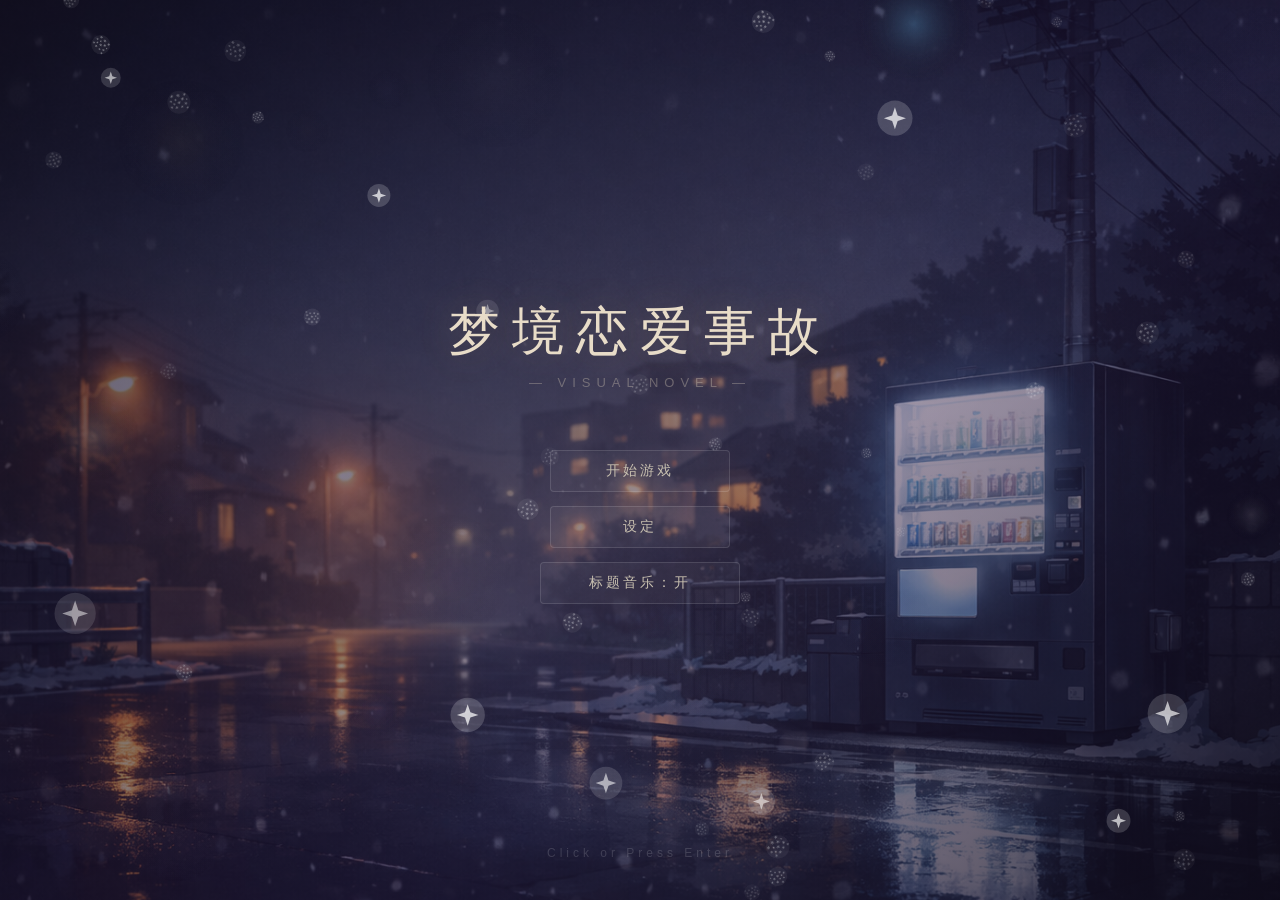
<file: game_project/title.html>
<!DOCTYPE html>
<html lang="zh-CN">
<head>
  <meta charset="UTF-8">
  <meta name="viewport" content="width=device-width, initial-scale=1.0">
  <title>Galgame</title>
  <link rel="stylesheet" href="css/style.css">
</head>
<body>
  <div id="game-container">
    <!-- 标题界面（独立页面，方便你单独设计） -->
    <div id="title-screen">
      <div id="title-bg"></div>
      <div id="title-content">
        <h1 id="title-name"></h1>
        <p id="title-subtitle">— VISUAL NOVEL —</p>
        <div id="title-menu">
        <button class="title-btn is-hidden" id="btn-continue">继续游戏</button>
          <button class="title-btn" id="btn-start">开始游戏</button>
          <button class="title-btn" id="btn-settings-title">设定</button>
          <button class="title-btn" id="btn-title-music">标题音乐：开</button>
        </div>
      </div>
      <div id="title-footer">Click or Press Enter</div>
    </div>

    <!-- 设置面板（标题页也可调音量/速度，存到本地，进游戏沿用） -->
    <div id="settings-panel" class="overlay hidden">
      <div id="settings-box">
        <h2>设定</h2>
        <div class="setting-row">
          <label>BGM 音量</label>
          <input type="range" id="vol-bgm" min="0" max="100" value="40">
          <span class="vol-val" id="vol-bgm-val">40</span>
        </div>
        <div class="setting-row">
          <label>音效音量</label>
          <input type="range" id="vol-se" min="0" max="100" value="60">
          <span class="vol-val" id="vol-se-val">60</span>
        </div>
        <div class="setting-row">
          <label>语音音量</label>
          <input type="range" id="vol-voice" min="0" max="100" value="80">
          <span class="vol-val" id="vol-voice-val">80</span>
        </div>
        <div class="setting-row">
          <label>文字速度</label>
          <input type="range" id="text-speed" min="10" max="80" value="35">
          <span class="vol-val" id="text-speed-val">35</span>
        </div>
        <div class="setting-row">
          <label>自动等待(秒)</label>
          <input type="range" id="auto-wait" min="1" max="6" value="2" step="0.5">
          <span class="vol-val" id="auto-wait-val">2.0</span>
        </div>
        <button class="title-btn" id="btn-settings-close">关闭</button>
      </div>
    </div>
  </div>

  <!-- 章节系统 -->
  <script src="scripts/chapterLoader.js"></script>
  
  <!-- 加载各章节剧本 -->
  <script src="chapters/chapter1.js"></script>
  <!-- 添加新章节时,在这里引入: -->
  <!-- <script src="chapters/chapter2.js"></script> -->
  
  <!-- 合并章节数据供游戏系统使用 -->
  <script>
    // 从章节加载器获取合并后的剧本数据
    var SCRIPT_DATA = chapterLoader.getMergedScriptData();
    console.log('[title] Loaded chapters:', chapterLoader.getAvailableChapters());
  </script>
  
  <script src="engine/core/utils.js"></script>
  <script src="engine/core/scriptLoader.js"></script>
  <script src="js/audio-generator.js"></script>
  <script src="engine/audio/title_music.js"></script>
  <script src="js/title.js"></script>
</body>
</html>
</file>
<file: css/style.css>
/* ====== Reset ====== */
*, *::before, *::after { margin:0; padding:0; box-sizing:border-box; }
html, body { width:100%; height:100%; overflow:hidden; background:#000; font-family:"Microsoft YaHei","PingFang SC","Hiragino Sans GB",sans-serif; user-select:none; -webkit-user-select:none; }

/* 轻量通用隐藏（给按钮用） */
.is-hidden { display:none !important; }

/* ====== Game Container ====== */
#game-container { position:relative; width:100vw; height:100vh; overflow:hidden; }

/* ====== Title Screen ====== */
#title-screen {
  position:absolute; inset:0; z-index:50;
  display:flex; flex-direction:column; align-items:center; justify-content:center;
  transition: opacity 0.8s ease;
}
#title-screen.hidden { opacity:0; pointer-events:none; }

#title-bg {
  position:absolute; inset:0;
  background: url('../images/backgrounds/title.png') center/cover no-repeat;
}
#title-bg::after{
  content:'';
  position:absolute; inset:0;
  background:
    linear-gradient(135deg, rgba(15,10,26,0.78) 0%, rgba(26,16,48,0.58) 30%, rgba(42,24,69,0.46) 60%, rgba(15,10,26,0.82) 100%),
    radial-gradient(ellipse at 50% 40%, rgba(240,198,116,0.10) 0%, rgba(240,198,116,0.00) 60%);
}

#title-content { position:relative; z-index:1; text-align:center; }

#title-name {
  font-size:52px; font-weight:300; color:#e8dcc8;
  letter-spacing:12px; margin-bottom:8px;
  text-shadow: 0 0 40px rgba(240,198,116,0.2);
}
#title-subtitle {
  font-size:13px; color:rgba(200,190,175,0.4); letter-spacing:6px; margin-bottom:60px;
}

#title-menu { display:flex; flex-direction:column; align-items:center; gap:14px; }

.title-btn {
  background:rgba(255,255,255,0.04); border:1px solid rgba(255,255,255,0.12);
  color:#c8c0b0; font-size:14px; padding:11px 48px; border-radius:4px;
  cursor:pointer; letter-spacing:3px; transition:all 0.25s ease;
  min-width:180px; font-family:inherit;
}
.title-btn:hover { background:rgba(240,198,116,0.1); border-color:rgba(240,198,116,0.3); color:#f0c674; }

#title-footer {
  position:absolute; bottom:40px; left:50%; transform:translateX(-50%);
  color:rgba(255,255,255,0.15); font-size:12px; letter-spacing:4px;
  animation: titlePulse 2.5s ease-in-out infinite;
}
@keyframes titlePulse { 0%,100%{opacity:0.15;} 50%{opacity:0.4;} }

/* ====== Title Bar ====== */
#title-bar {
  position:absolute; top:0; left:0; width:100%; height:42px;
  background:linear-gradient(180deg,rgba(0,0,0,0.7),rgba(0,0,0,0));
  color:#e0d8cc; font-size:15px; letter-spacing:2px;
  display:flex; align-items:center; padding-left:24px;
  z-index:10; pointer-events:none;
}

/* ====== Scene Layers ====== */
#scene-layer { position:absolute; inset:0; z-index:1; }
#background-layer, #background-layer2 {
  position:absolute; inset:0;
  background-size:cover; background-position:center; background-repeat:no-repeat;
  opacity:0;
  transition: opacity 0.65s ease;
  will-change: opacity;
}
#background-layer.active, #background-layer2.active { opacity:1; }
#character-layer { position:absolute; inset:0; z-index:2; pointer-events:none; }

/* ====== Item Layer / HUD ====== */
#item-layer {
  position:absolute; inset:0;
  z-index:3;
  pointer-events:none;
}

#item-toast-layer {
  position:fixed; inset:0;
  z-index:45;
  pointer-events:none;
}

.gg-item {
  position:absolute;
  opacity:0;
  transform-origin:center;
}
.gg-item .gg-item-glow{
  position:absolute; inset:12%;
  border-radius:50%;
  background: radial-gradient(circle, rgba(240,198,116,0.22) 0%, rgba(112,208,255,0.10) 38%, rgba(0,0,0,0) 70%);
  filter: blur(16px);
}
.gg-item img{
  width:100%; height:100%;
  object-fit:contain;
  filter: drop-shadow(0 10px 26px rgba(0,0,0,0.45));
}
.gg-item .gg-item-label{
  position:absolute;
  left:50%;
  top:100%;
  transform:translate(-50%, 10px);
  padding:6px 12px;
  border-radius:999px;
  background:rgba(10,10,15,0.62);
  border:1px solid rgba(240,198,116,0.18);
  color:rgba(232,220,200,0.92);
  font-size:12px;
  letter-spacing:1px;
  backdrop-filter: blur(6px);
}

.gg-item-toast{
  position:absolute;
  left:50%;
  top:14%;
  transform:translate(-50%, -24px);
  display:flex;
  align-items:center;
  gap:12px;
  padding:12px 16px;
  border-radius:12px;
  background:rgba(20,16,30,0.88);
  border:1px solid rgba(240,198,116,0.20);
  box-shadow: 0 12px 28px rgba(0,0,0,0.45);
  opacity:0;
}
.gg-item-toast .toast-icon{
  width:44px; height:44px;
  object-fit:contain;
  filter: drop-shadow(0 6px 16px rgba(0,0,0,0.45));
}
.gg-item-toast .toast-text{
  display:flex;
  flex-direction:column;
  gap:2px;
}
.gg-item-toast .toast-title{
  font-size:12px;
  color:rgba(240,198,116,0.85);
  letter-spacing:1px;
}
.gg-item-toast .toast-name{
  font-size:14px;
  color:rgba(232,228,220,0.95);
  letter-spacing:1px;
}

#inventory-hud{
  position:absolute;
  top:54px;
  right:18px;
  z-index:25;
  display:flex;
  align-items:center;
  gap:8px;
  padding:8px 10px;
  border-radius:12px;
  background:rgba(10,10,15,0.25);
  border:1px solid rgba(255,255,255,0.08);
  backdrop-filter: blur(6px);
  opacity:0;
  pointer-events:none;
  transition: opacity 0.35s ease;
}
#inventory-hud.visible{ opacity:0.95; }
.inv-slot{
  width:34px; height:34px;
  border-radius:10px;
  background:rgba(255,255,255,0.06);
  border:1px solid rgba(255,255,255,0.12);
  display:flex;
  align-items:center;
  justify-content:center;
}
.inv-slot img{
  width:26px; height:26px;
  object-fit:contain;
  filter: drop-shadow(0 4px 10px rgba(0,0,0,0.45));
}

.character-sprite {
  position:absolute;
  bottom:0;
  height:90%;
  width:auto;
  /* 说话高亮/淡出要更“及时”，别像慢动作回放 */
  transition: opacity 0.25s ease, transform 0.25s ease, filter 0.18s ease;
  filter: drop-shadow(0 2px 12px rgba(0,0,0,0.3));
}

/* 默认“微动”错觉：用内层包裹来晃动，避免和外层定位/镜头动画打架 */
.character-idle {
  height:100%;
  display:block;
  transform-origin: 50% 100%;
  will-change: transform;
  /* 线性 + 0/100 同态，避免循环点和中点出现“顿一下”的错觉 */
  transform: translate3d(0,0,0);
  animation: idleSway var(--idleDur, 3400ms) linear infinite;
  animation-delay: var(--idleDelay, 0ms);
}

.character-sprite.monster .character-idle {
  /* 史莱姆已经有更夸张的待机（Web Animations），别叠加小晃动 */
  animation: none;
}

/* 史莱姆立绘偏粉时，用滤镜轻微拉回“冷蓝黏液”气质（不改素材） */
.character-sprite.monster .character-img {
  filter: hue-rotate(210deg) saturate(1.35) brightness(1.07);
}

.character-sprite .character-img {
  height:100%;
  width:auto;
  display:block;
  object-fit:contain;
}

@keyframes idleSway {
  /* 真·正弦式节奏：0→上→0→下→0，避免 50% 反向造成“卡一下” */
  0%, 50%, 100% {
    transform: translate3d(0,0,0) rotate(0deg);
  }
  12.5% {
    transform: translate3d(0,calc(var(--idleAmp, 1.6px)/2),0) rotate(var(--idleRotSmall, 0.12deg));
  }
  25% {
    transform: translate3d(0,var(--idleAmp, 1.6px),0) rotate(var(--idleRot, 0.22deg));
  }
  37.5% {
    transform: translate3d(0,calc(var(--idleAmp, 1.6px)/2),0) rotate(var(--idleRotSmall, 0.12deg));
  }
  62.5% {
    transform: translate3d(0,calc(var(--idleAmpNeg, -1.6px)/2),0) rotate(var(--idleRotSmallNeg, -0.12deg));
  }
  75% {
    transform: translate3d(0,var(--idleAmpNeg, -1.6px),0) rotate(var(--idleRotNeg, -0.22deg));
  }
  87.5% {
    transform: translate3d(0,calc(var(--idleAmpNeg, -1.6px)/2),0) rotate(var(--idleRotSmallNeg, -0.12deg));
  }
}

/* 角色亮暗：非说话角色变暗 */
.character-sprite.dimmed {
  filter: brightness(0.45) saturate(0.6) drop-shadow(0 2px 12px rgba(0,0,0,0.3));
}
.character-sprite.speaking {
  filter: brightness(1.05) drop-shadow(0 2px 16px rgba(240,198,116,0.15));
}

/* ====== Dialog Box ====== */
#dialog-box {
  position:absolute; bottom:0; left:0; width:100%;
  min-height:180px;
  background:linear-gradient(180deg,rgba(15,12,20,0.75),rgba(15,12,20,0.92));
  backdrop-filter:blur(6px); -webkit-backdrop-filter:blur(6px);
  border-top:1px solid rgba(255,255,255,0.08);
  z-index:20; padding:14px 36px 24px;
  cursor:pointer; display:flex; flex-direction:column;
  opacity:0; transition:opacity 0.4s ease;
}
#dialog-box.visible { opacity:1; }

#dialog-header {
  display:flex; align-items:center; justify-content:space-between; margin-bottom:6px;
}

#dialog-name {
  font-size:17px; font-weight:700; color:#f0c674;
  letter-spacing:1px; min-height:22px;
}

/* ====== Control Bar ====== */
#control-bar {
  display:flex; gap:6px; align-items:center;
  pointer-events:auto;
}

.ctrl-btn {
  background:rgba(255,255,255,0.05); border:1px solid rgba(255,255,255,0.1);
  color:rgba(200,195,185,0.6); font-size:11px; padding:4px 10px;
  border-radius:3px; cursor:pointer; letter-spacing:1px;
  transition:all 0.2s ease; font-family:inherit;
}
.ctrl-btn:hover { color:#e8dcc8; border-color:rgba(255,255,255,0.25); background:rgba(255,255,255,0.08); }
.ctrl-btn.active { color:#f0c674; border-color:rgba(240,198,116,0.4); background:rgba(240,198,116,0.1); }

#dialog-text {
  font-size:15.5px; line-height:1.75; color:#e8e4dc;
  min-height:48px; white-space:pre-wrap; word-break:break-word;
}

#click-hint {
  position:absolute; bottom:10px; right:28px;
  color:rgba(255,255,255,0.35); font-size:13px;
  animation:hintBlink 1.2s ease-in-out infinite;
}
@keyframes hintBlink { 0%,100%{opacity:0.3;} 50%{opacity:0.8;} }

/* ====== Choices ====== */
#choice-container {
  display:flex; flex-direction:column; align-items:center;
  gap:10px; margin-top:12px;
}

.choice-btn {
  background:rgba(255,255,255,0.06); border:1px solid rgba(255,255,255,0.15);
  color:#e8e4dc; font-size:15px; padding:10px 32px; border-radius:6px;
  cursor:pointer; min-width:240px; text-align:center;
  transition:all 0.2s ease; letter-spacing:0.5px; font-family:inherit;
}
.choice-btn:hover { background:rgba(240,198,116,0.15); border-color:rgba(240,198,116,0.4); color:#f0c674; transform:translateY(-1px); }
.choice-btn:active { transform:translateY(0); }

/* ====== Overlay Panels ====== */
.overlay {
  position:absolute; inset:0; z-index:60;
  background:rgba(0,0,0,0.7); backdrop-filter:blur(4px);
  display:flex; align-items:center; justify-content:center;
  transition:opacity 0.3s ease;
}
.overlay.hidden { opacity:0; pointer-events:none; }

#settings-box, #log-box {
  background:rgba(20,16,30,0.95); border:1px solid rgba(255,255,255,0.1);
  border-radius:8px; padding:32px 40px; min-width:360px; max-width:440px;
}
#settings-box h2, #log-box h2 {
  font-size:18px; color:#e0d8cc; letter-spacing:3px; margin-bottom:24px;
  font-weight:400; text-align:center;
}

.setting-row {
  display:flex; align-items:center; gap:12px; margin-bottom:16px;
}
.setting-row label {
  font-size:13px; color:#a8a0b0; min-width:90px; text-align:right;
}
.setting-row input[type="range"] {
  flex:1; height:3px; -webkit-appearance:none; appearance:none;
  background:rgba(255,255,255,0.1); border-radius:2px; outline:none;
}
.setting-row input[type="range"]::-webkit-slider-thumb {
  -webkit-appearance:none; width:14px; height:14px; border-radius:50%;
  background:#f0c674; cursor:pointer;
}
.setting-row input[type="range"]::-moz-range-thumb {
  width:14px; height:14px; border-radius:50%;
  background:#f0c674; border:none; cursor:pointer;
}
.vol-val { font-size:12px; color:#888; min-width:28px; text-align:center; }

#settings-box .title-btn, #log-box .title-btn { margin-top:20px; width:100%; }

/* 在设定面板里放多按钮时，用 panel-actions 统一排版 */
.panel-actions {
  display:flex;
  flex-direction:column;
  gap:10px;
  margin-top:18px;
}
.panel-actions .title-btn {
  margin-top:0 !important;
  width:100%;
}

/* Log Panel */
#log-content {
  max-height:50vh; overflow-y:auto; margin-bottom:16px;
  padding-right:8px;
}
#log-content::-webkit-scrollbar { width:3px; }
#log-content::-webkit-scrollbar-thumb { background:rgba(255,255,255,0.15); border-radius:2px; }

.log-entry { margin-bottom:12px; }
.log-entry .log-speaker { font-size:13px; color:#f0c674; margin-bottom:2px; }
.log-entry .log-text { font-size:13px; color:#c8c0b8; line-height:1.6; white-space:pre-wrap; }

/* ====== Loading Screen ====== */
#loading-screen {
  position:absolute; inset:0; background:#0a0a0f; z-index:100;
  display:flex; flex-direction:column; align-items:center; justify-content:center; gap:20px;
  transition:opacity 0.5s ease;
}
#loading-screen.hidden { opacity:0; pointer-events:none; }
#loading-text { color:#a8a0b0; font-size:14px; letter-spacing:3px; }
#loading-bar { width:240px; height:3px; background:rgba(255,255,255,0.08); border-radius:2px; overflow:hidden; }
#loading-progress { width:0%; height:100%; background:linear-gradient(90deg,#f0c674,#e8a040); border-radius:2px; transition:width 0.3s ease; }

/* ====== Responsive ====== */
@media(max-width:768px){
  #dialog-box { min-height:150px; padding:12px 18px 18px; }
  #dialog-name { font-size:15px; }
  #dialog-text { font-size:14px; }
  .choice-btn { font-size:14px; padding:8px 20px; min-width:180px; }
  #title-bar { font-size:13px; height:36px; }
  #title-name { font-size:36px; letter-spacing:8px; }
  .ctrl-btn { font-size:10px; padding:3px 7px; }
  #settings-box, #log-box { min-width:280px; padding:24px 20px; }
  .setting-row label { min-width:70px; font-size:12px; }
}

@media(max-width:480px){
  #dialog-box { min-height:130px; padding:10px 14px 14px; }
  .character-sprite { height:75%; }
  #title-name { font-size:28px; }
}
</file>
<file: game_project/css/style.css>
/* ====== Reset ====== */
*, *::before, *::after { margin:0; padding:0; box-sizing:border-box; }
html, body { width:100%; height:100%; overflow:hidden; background:#000; font-family:"Microsoft YaHei","PingFang SC","Hiragino Sans GB",sans-serif; user-select:none; -webkit-user-select:none; }

/* 轻量通用隐藏（给按钮用） */
.is-hidden { display:none !important; }

/* ====== Game Container ====== */
#game-container { position:relative; width:100vw; height:100vh; overflow:hidden; }

/* ====== Title Screen ====== */
#title-screen {
  position:absolute; inset:0; z-index:50;
  display:flex; flex-direction:column; align-items:center; justify-content:center;
  transition: opacity 0.8s ease;
}
#title-screen.hidden { opacity:0; pointer-events:none; }

#title-bg {
  position:absolute; inset:0;
  background: url('../images/backgrounds/title.png') center/cover no-repeat;
}
#title-bg::after{
  content:'';
  position:absolute; inset:0;
  background:
    linear-gradient(135deg, rgba(15,10,26,0.78) 0%, rgba(26,16,48,0.58) 30%, rgba(42,24,69,0.46) 60%, rgba(15,10,26,0.82) 100%),
    radial-gradient(ellipse at 50% 40%, rgba(240,198,116,0.10) 0%, rgba(240,198,116,0.00) 60%);
}

#title-content { position:relative; z-index:1; text-align:center; }

#title-name {
  font-size:52px; font-weight:300; color:#e8dcc8;
  letter-spacing:12px; margin-bottom:8px;
  text-shadow: 0 0 40px rgba(240,198,116,0.2);
}
#title-subtitle {
  font-size:13px; color:rgba(200,190,175,0.4); letter-spacing:6px; margin-bottom:60px;
}

#title-menu { display:flex; flex-direction:column; align-items:center; gap:14px; }

.title-btn {
  background:rgba(255,255,255,0.04); border:1px solid rgba(255,255,255,0.12);
  color:#c8c0b0; font-size:14px; padding:11px 48px; border-radius:4px;
  cursor:pointer; letter-spacing:3px; transition:all 0.25s ease;
  min-width:180px; font-family:inherit;
}
.title-btn:hover { background:rgba(240,198,116,0.1); border-color:rgba(240,198,116,0.3); color:#f0c674; }

#title-footer {
  position:absolute; bottom:40px; left:50%; transform:translateX(-50%);
  color:rgba(255,255,255,0.15); font-size:12px; letter-spacing:4px;
  animation: titlePulse 2.5s ease-in-out infinite;
}
@keyframes titlePulse { 0%,100%{opacity:0.15;} 50%{opacity:0.4;} }

/* ====== Title Bar ====== */
#title-bar {
  position:absolute; top:0; left:0; width:100%; height:42px;
  background:linear-gradient(180deg,rgba(0,0,0,0.7),rgba(0,0,0,0));
  color:#e0d8cc; font-size:15px; letter-spacing:2px;
  display:flex; align-items:center; padding-left:24px;
  z-index:10; pointer-events:none;
}

/* ====== Scene Layers ====== */
#scene-layer { position:absolute; inset:0; z-index:1; }
#background-layer, #background-layer2 {
  position:absolute; inset:0;
  background-size:cover; background-position:center; background-repeat:no-repeat;
  opacity:0;
  transition: opacity 0.65s ease;
  will-change: opacity;
}
#background-layer.active, #background-layer2.active { opacity:1; }
#character-layer { position:absolute; inset:0; z-index:2; pointer-events:none; }

/* ====== Item Layer / HUD ====== */
#item-layer {
  position:absolute; inset:0;
  z-index:3;
  pointer-events:none;
}

#item-toast-layer {
  position:fixed; inset:0;
  z-index:45;
  pointer-events:none;
}

.gg-item {
  position:absolute;
  opacity:0;
  transform-origin:center;
}
.gg-item .gg-item-glow{
  position:absolute; inset:12%;
  border-radius:50%;
  background: radial-gradient(circle, rgba(240,198,116,0.22) 0%, rgba(112,208,255,0.10) 38%, rgba(0,0,0,0) 70%);
  filter: blur(16px);
}
.gg-item img{
  width:100%; height:100%;
  object-fit:contain;
  filter: drop-shadow(0 10px 26px rgba(0,0,0,0.45));
}
.gg-item .gg-item-label{
  position:absolute;
  left:50%;
  top:100%;
  transform:translate(-50%, 10px);
  padding:6px 12px;
  border-radius:999px;
  background:rgba(10,10,15,0.62);
  border:1px solid rgba(240,198,116,0.18);
  color:rgba(232,220,200,0.92);
  font-size:12px;
  letter-spacing:1px;
  backdrop-filter: blur(6px);
}

.gg-item-toast{
  position:absolute;
  left:50%;
  top:14%;
  transform:translate(-50%, -24px);
  display:flex;
  align-items:center;
  gap:12px;
  padding:12px 16px;
  border-radius:12px;
  background:rgba(20,16,30,0.88);
  border:1px solid rgba(240,198,116,0.20);
  box-shadow: 0 12px 28px rgba(0,0,0,0.45);
  opacity:0;
}
.gg-item-toast .toast-icon{
  width:44px; height:44px;
  object-fit:contain;
  filter: drop-shadow(0 6px 16px rgba(0,0,0,0.45));
}
.gg-item-toast .toast-text{
  display:flex;
  flex-direction:column;
  gap:2px;
}
.gg-item-toast .toast-title{
  font-size:12px;
  color:rgba(240,198,116,0.85);
  letter-spacing:1px;
}
.gg-item-toast .toast-name{
  font-size:14px;
  color:rgba(232,228,220,0.95);
  letter-spacing:1px;
}

#inventory-hud{
  position:absolute;
  top:54px;
  right:18px;
  z-index:25;
  display:flex;
  align-items:center;
  gap:8px;
  padding:8px 10px;
  border-radius:12px;
  background:rgba(10,10,15,0.25);
  border:1px solid rgba(255,255,255,0.08);
  backdrop-filter: blur(6px);
  opacity:0;
  pointer-events:none;
  transition: opacity 0.35s ease;
}
#inventory-hud.visible{ opacity:0.95; }
.inv-slot{
  width:34px; height:34px;
  border-radius:10px;
  background:rgba(255,255,255,0.06);
  border:1px solid rgba(255,255,255,0.12);
  display:flex;
  align-items:center;
  justify-content:center;
}
.inv-slot img{
  width:26px; height:26px;
  object-fit:contain;
  filter: drop-shadow(0 4px 10px rgba(0,0,0,0.45));
}

.character-sprite {
  position:absolute;
  bottom:0;
  height:90%;
  width:auto;
  /* 说话高亮/淡出要更“及时”，别像慢动作回放 */
  transition: opacity 0.25s ease, transform 0.25s ease, filter 0.18s ease;
  filter: drop-shadow(0 2px 12px rgba(0,0,0,0.3));
}

/* 默认“微动”错觉：用内层包裹来晃动，避免和外层定位/镜头动画打架 */
.character-idle {
  height:100%;
  display:block;
  transform-origin: 50% 100%;
  will-change: transform;
  /* 线性 + 0/100 同态，避免循环点和中点出现“顿一下”的错觉 */
  transform: translate3d(0,0,0);
  animation: idleSway var(--idleDur, 3400ms) linear infinite;
  animation-delay: var(--idleDelay, 0ms);
}

.character-sprite.monster .character-idle {
  /* 史莱姆已经有更夸张的待机（Web Animations），别叠加小晃动 */
  animation: none;
}

/* 史莱姆立绘偏粉时，用滤镜轻微拉回“冷蓝黏液”气质（不改素材） */
.character-sprite.monster .character-img {
  filter: hue-rotate(210deg) saturate(1.35) brightness(1.07);
}

.character-sprite .character-img {
  height:100%;
  width:auto;
  display:block;
  object-fit:contain;
}

@keyframes idleSway {
  /* 真·正弦式节奏：0→上→0→下→0，避免 50% 反向造成“卡一下” */
  0%, 50%, 100% {
    transform: translate3d(0,0,0) rotate(0deg);
  }
  12.5% {
    transform: translate3d(0,calc(var(--idleAmp, 1.6px)/2),0) rotate(var(--idleRotSmall, 0.12deg));
  }
  25% {
    transform: translate3d(0,var(--idleAmp, 1.6px),0) rotate(var(--idleRot, 0.22deg));
  }
  37.5% {
    transform: translate3d(0,calc(var(--idleAmp, 1.6px)/2),0) rotate(var(--idleRotSmall, 0.12deg));
  }
  62.5% {
    transform: translate3d(0,calc(var(--idleAmpNeg, -1.6px)/2),0) rotate(var(--idleRotSmallNeg, -0.12deg));
  }
  75% {
    transform: translate3d(0,var(--idleAmpNeg, -1.6px),0) rotate(var(--idleRotNeg, -0.22deg));
  }
  87.5% {
    transform: translate3d(0,calc(var(--idleAmpNeg, -1.6px)/2),0) rotate(var(--idleRotSmallNeg, -0.12deg));
  }
}

/* 角色亮暗：非说话角色变暗 */
.character-sprite.dimmed {
  filter: brightness(0.45) saturate(0.6) drop-shadow(0 2px 12px rgba(0,0,0,0.3));
}
.character-sprite.speaking {
  filter: brightness(1.05) drop-shadow(0 2px 16px rgba(240,198,116,0.15));
}

/* ====== Dialog Box ====== */
#dialog-box {
  position:absolute; bottom:0; left:0; width:100%;
  min-height:180px;
  background:linear-gradient(180deg,rgba(15,12,20,0.75),rgba(15,12,20,0.92));
  backdrop-filter:blur(6px); -webkit-backdrop-filter:blur(6px);
  border-top:1px solid rgba(255,255,255,0.08);
  z-index:20; padding:14px 36px 24px;
  cursor:pointer; display:flex; flex-direction:column;
  opacity:0; transition:opacity 0.4s ease;
}
#dialog-box.visible { opacity:1; }

#dialog-header {
  display:flex; align-items:center; justify-content:space-between; margin-bottom:6px;
}

#dialog-name {
  font-size:17px; font-weight:700; color:#f0c674;
  letter-spacing:1px; min-height:22px;
}

/* ====== Control Bar ====== */
#control-bar {
  display:flex; gap:6px; align-items:center;
  pointer-events:auto;
}

.ctrl-btn {
  background:rgba(255,255,255,0.05); border:1px solid rgba(255,255,255,0.1);
  color:rgba(200,195,185,0.6); font-size:11px; padding:4px 10px;
  border-radius:3px; cursor:pointer; letter-spacing:1px;
  transition:all 0.2s ease; font-family:inherit;
}
.ctrl-btn:hover { color:#e8dcc8; border-color:rgba(255,255,255,0.25); background:rgba(255,255,255,0.08); }
.ctrl-btn.active { color:#f0c674; border-color:rgba(240,198,116,0.4); background:rgba(240,198,116,0.1); }

#dialog-text {
  font-size:15.5px; line-height:1.75; color:#e8e4dc;
  min-height:48px; white-space:pre-wrap; word-break:break-word;
}

#click-hint {
  position:absolute; bottom:10px; right:28px;
  color:rgba(255,255,255,0.35); font-size:13px;
  animation:hintBlink 1.2s ease-in-out infinite;
}
@keyframes hintBlink { 0%,100%{opacity:0.3;} 50%{opacity:0.8;} }

/* ====== Choices ====== */
#choice-container {
  display:flex; flex-direction:column; align-items:center;
  gap:10px; margin-top:12px;
}

.choice-btn {
  background:rgba(255,255,255,0.06); border:1px solid rgba(255,255,255,0.15);
  color:#e8e4dc; font-size:15px; padding:10px 32px; border-radius:6px;
  cursor:pointer; min-width:240px; text-align:center;
  transition:all 0.2s ease; letter-spacing:0.5px; font-family:inherit;
}
.choice-btn:hover { background:rgba(240,198,116,0.15); border-color:rgba(240,198,116,0.4); color:#f0c674; transform:translateY(-1px); }
.choice-btn:active { transform:translateY(0); }

/* ====== Overlay Panels ====== */
.overlay {
  position:absolute; inset:0; z-index:60;
  background:rgba(0,0,0,0.7); backdrop-filter:blur(4px);
  display:flex; align-items:center; justify-content:center;
  transition:opacity 0.3s ease;
}
.overlay.hidden { opacity:0; pointer-events:none; }

#settings-box, #log-box {
  background:rgba(20,16,30,0.95); border:1px solid rgba(255,255,255,0.1);
  border-radius:8px; padding:32px 40px; min-width:360px; max-width:440px;
}
#settings-box h2, #log-box h2 {
  font-size:18px; color:#e0d8cc; letter-spacing:3px; margin-bottom:24px;
  font-weight:400; text-align:center;
}

.setting-row {
  display:flex; align-items:center; gap:12px; margin-bottom:16px;
}
.setting-row label {
  font-size:13px; color:#a8a0b0; min-width:90px; text-align:right;
}
.setting-row input[type="range"] {
  flex:1; height:3px; -webkit-appearance:none; appearance:none;
  background:rgba(255,255,255,0.1); border-radius:2px; outline:none;
}
.setting-row input[type="range"]::-webkit-slider-thumb {
  -webkit-appearance:none; width:14px; height:14px; border-radius:50%;
  background:#f0c674; cursor:pointer;
}
.setting-row input[type="range"]::-moz-range-thumb {
  width:14px; height:14px; border-radius:50%;
  background:#f0c674; border:none; cursor:pointer;
}
.vol-val { font-size:12px; color:#888; min-width:28px; text-align:center; }

#settings-box .title-btn, #log-box .title-btn { margin-top:20px; width:100%; }

/* 在设定面板里放多按钮时，用 panel-actions 统一排版 */
.panel-actions {
  display:flex;
  flex-direction:column;
  gap:10px;
  margin-top:18px;
}
.panel-actions .title-btn {
  margin-top:0 !important;
  width:100%;
}

/* Log Panel */
#log-content {
  max-height:50vh; overflow-y:auto; margin-bottom:16px;
  padding-right:8px;
}
#log-content::-webkit-scrollbar { width:3px; }
#log-content::-webkit-scrollbar-thumb { background:rgba(255,255,255,0.15); border-radius:2px; }

.log-entry { margin-bottom:12px; }
.log-entry .log-speaker { font-size:13px; color:#f0c674; margin-bottom:2px; }
.log-entry .log-text { font-size:13px; color:#c8c0b8; line-height:1.6; white-space:pre-wrap; }

/* ====== Loading Screen ====== */
#loading-screen {
  position:absolute; inset:0; background:#0a0a0f; z-index:100;
  display:flex; flex-direction:column; align-items:center; justify-content:center; gap:20px;
  transition:opacity 0.5s ease;
}
#loading-screen.hidden { opacity:0; pointer-events:none; }
#loading-text { color:#a8a0b0; font-size:14px; letter-spacing:3px; }
#loading-bar { width:240px; height:3px; background:rgba(255,255,255,0.08); border-radius:2px; overflow:hidden; }
#loading-progress { width:0%; height:100%; background:linear-gradient(90deg,#f0c674,#e8a040); border-radius:2px; transition:width 0.3s ease; }

/* ====== Responsive ====== */
@media(max-width:768px){
  #dialog-box { min-height:150px; padding:12px 18px 18px; }
  #dialog-name { font-size:15px; }
  #dialog-text { font-size:14px; }
  .choice-btn { font-size:14px; padding:8px 20px; min-width:180px; }
  #title-bar { font-size:13px; height:36px; }
  #title-name { font-size:36px; letter-spacing:8px; }
  .ctrl-btn { font-size:10px; padding:3px 7px; }
  #settings-box, #log-box { min-width:280px; padding:24px 20px; }
  .setting-row label { min-width:70px; font-size:12px; }
}

@media(max-width:480px){
  #dialog-box { min-height:130px; padding:10px 14px 14px; }
  .character-sprite { height:75%; }
  #title-name { font-size:28px; }
}
</file>
<file: styles/editor.css>
/* editor.css - 编辑器样式入口，按顺序导入拆分后的 CSS 文件。 */
@import url('./editor/editor.part01.css');
@import url('./editor/editor.part02.css');
</file>
